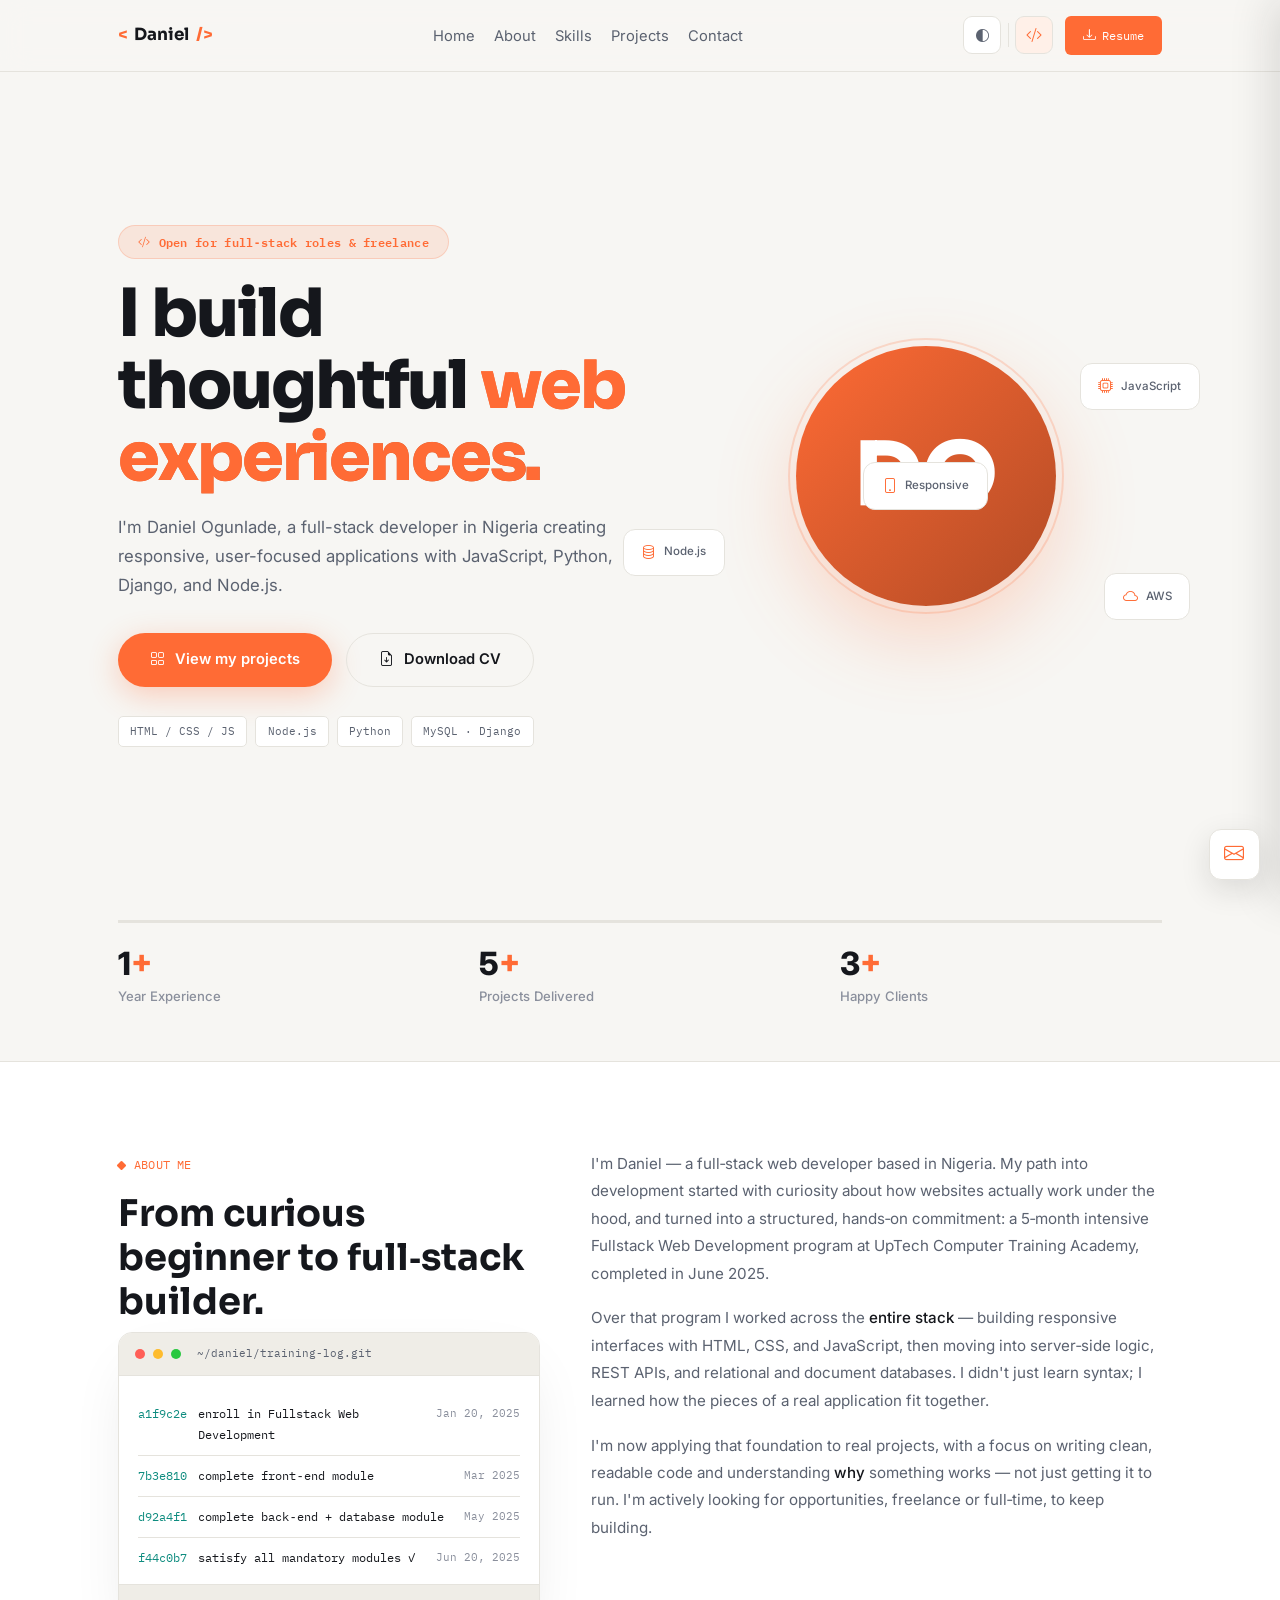
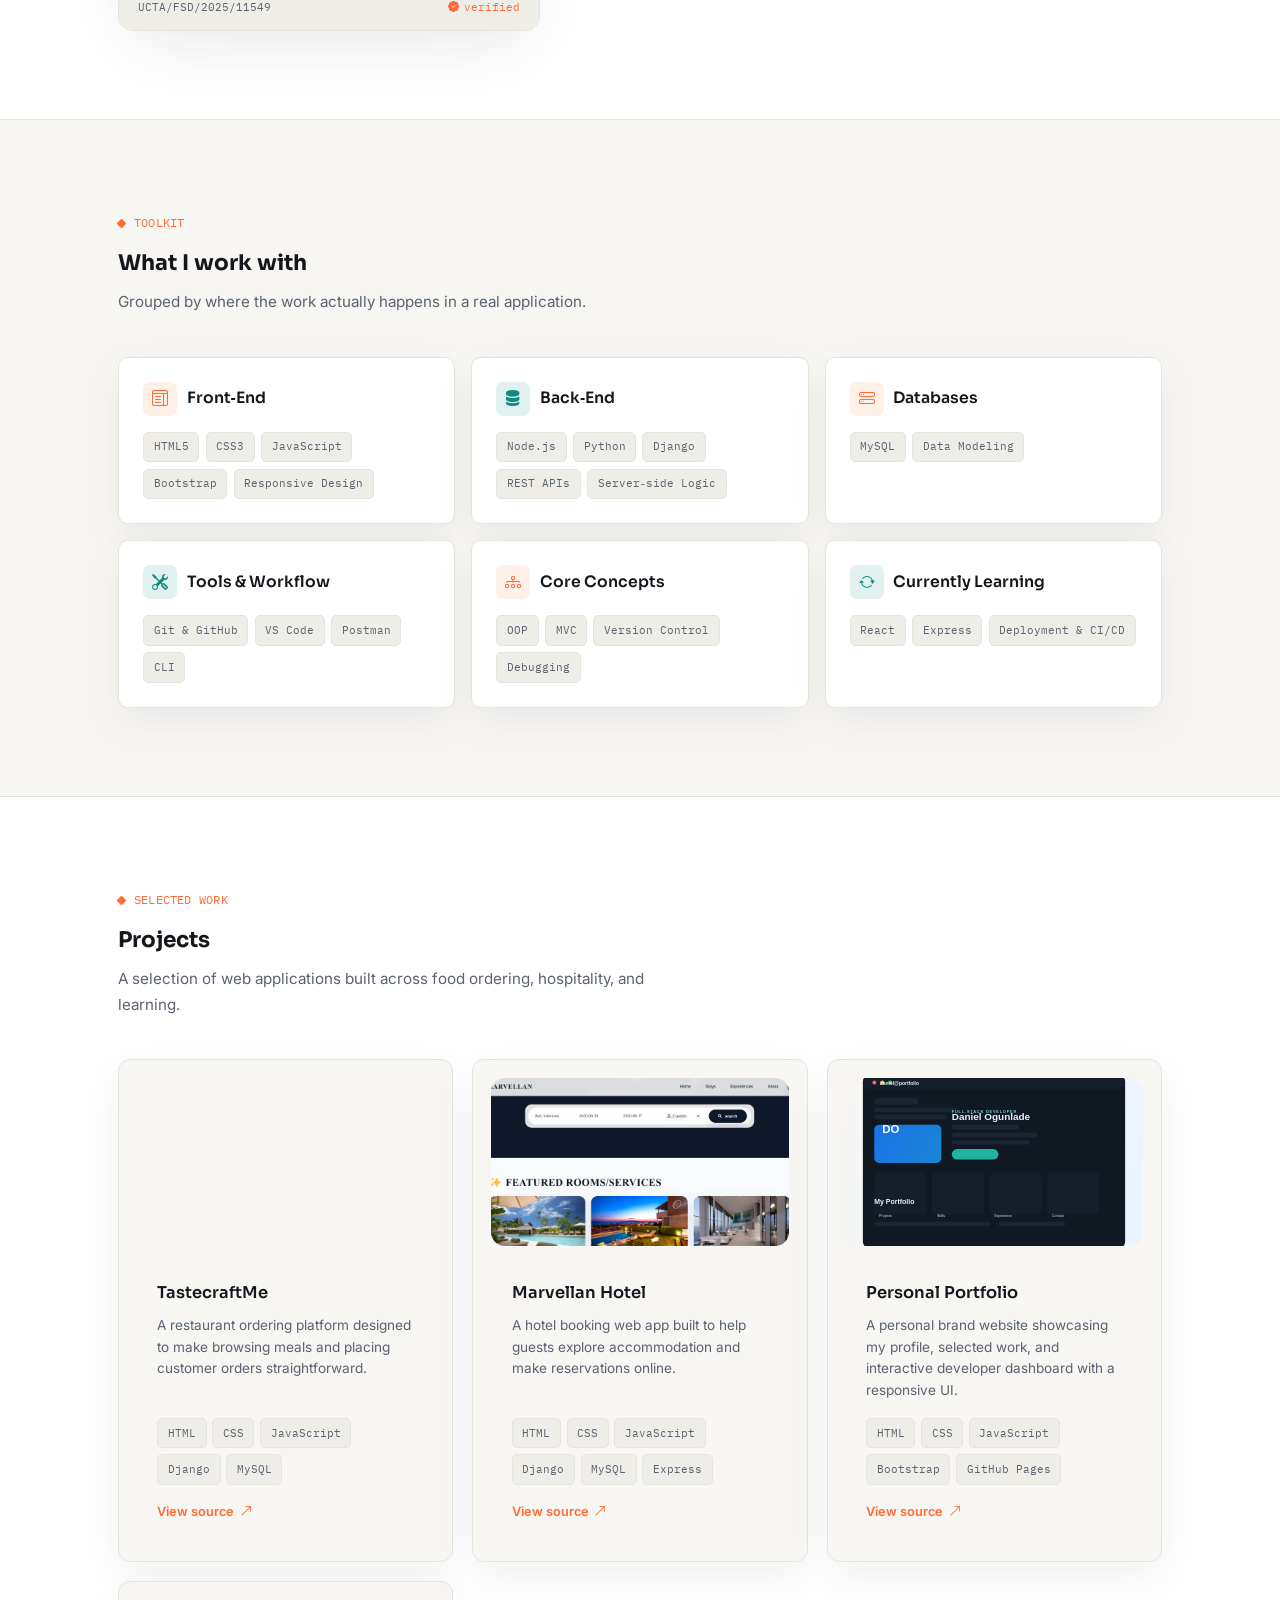
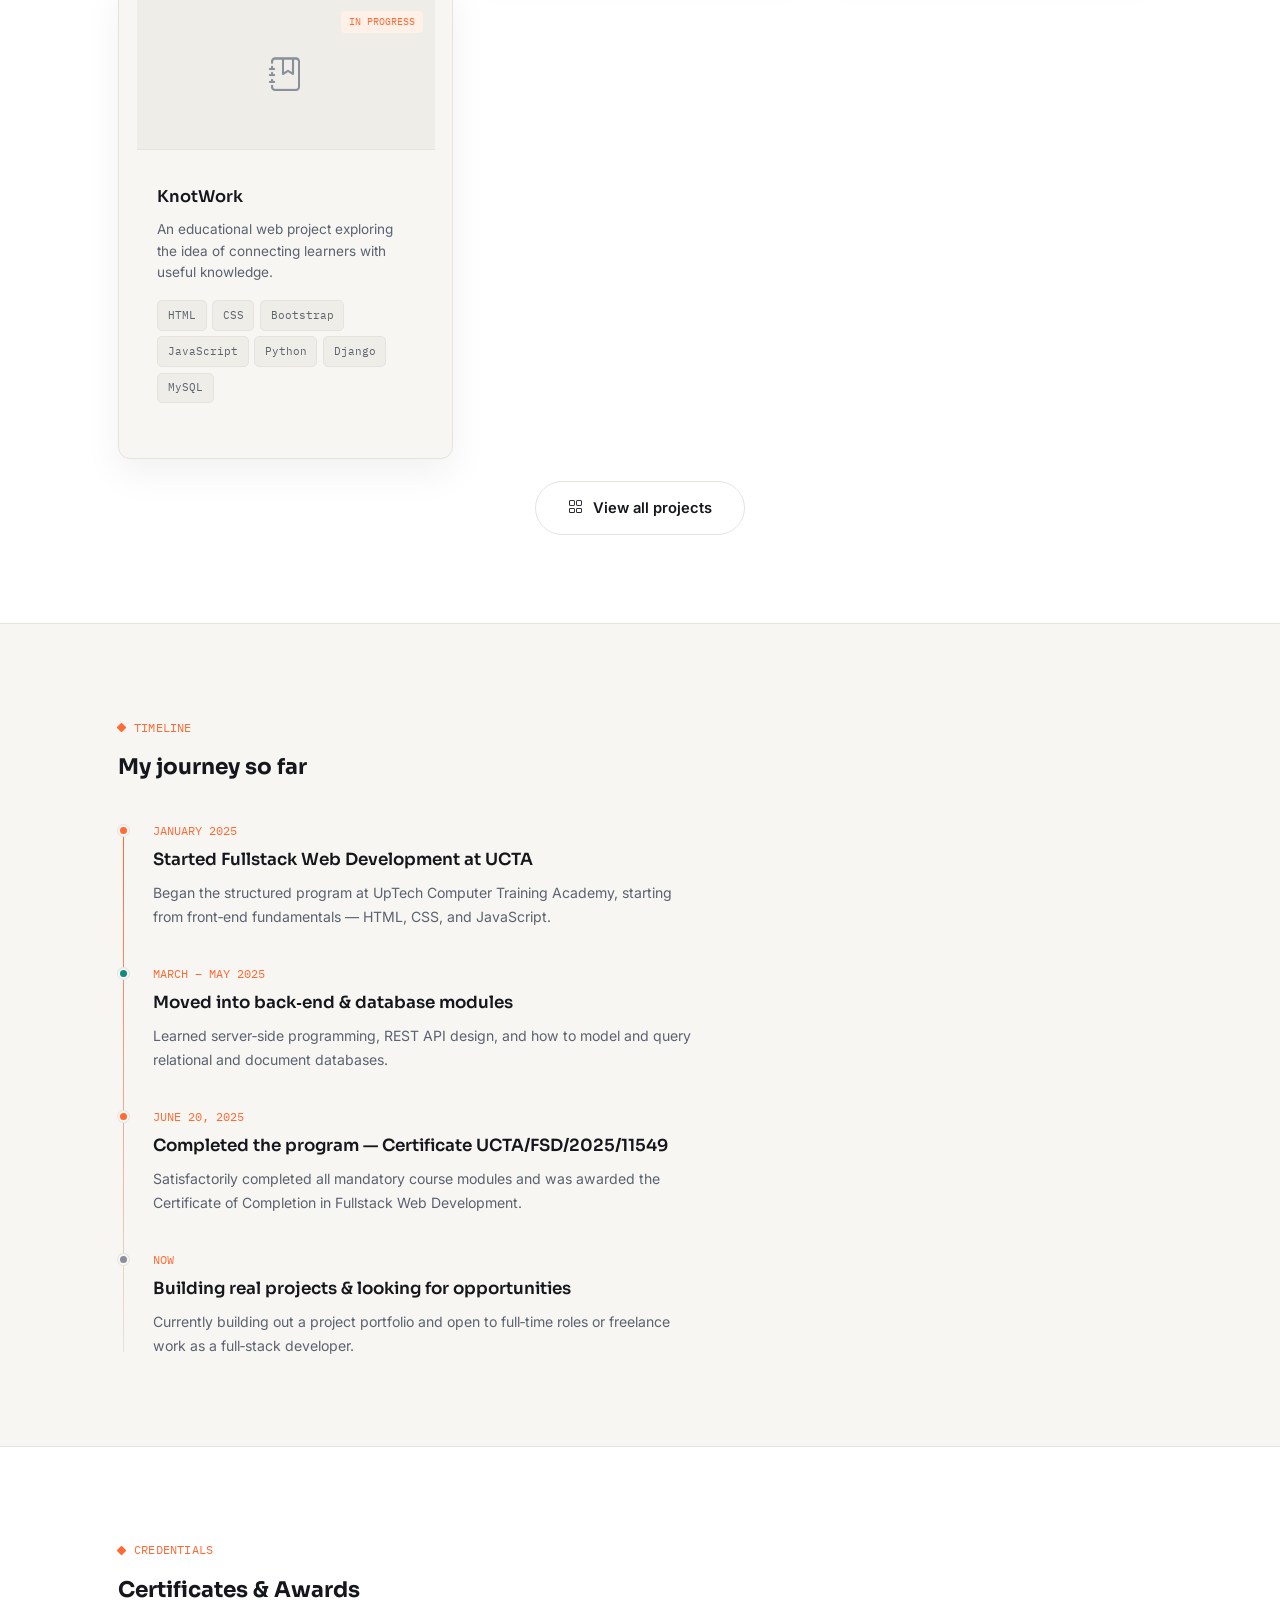
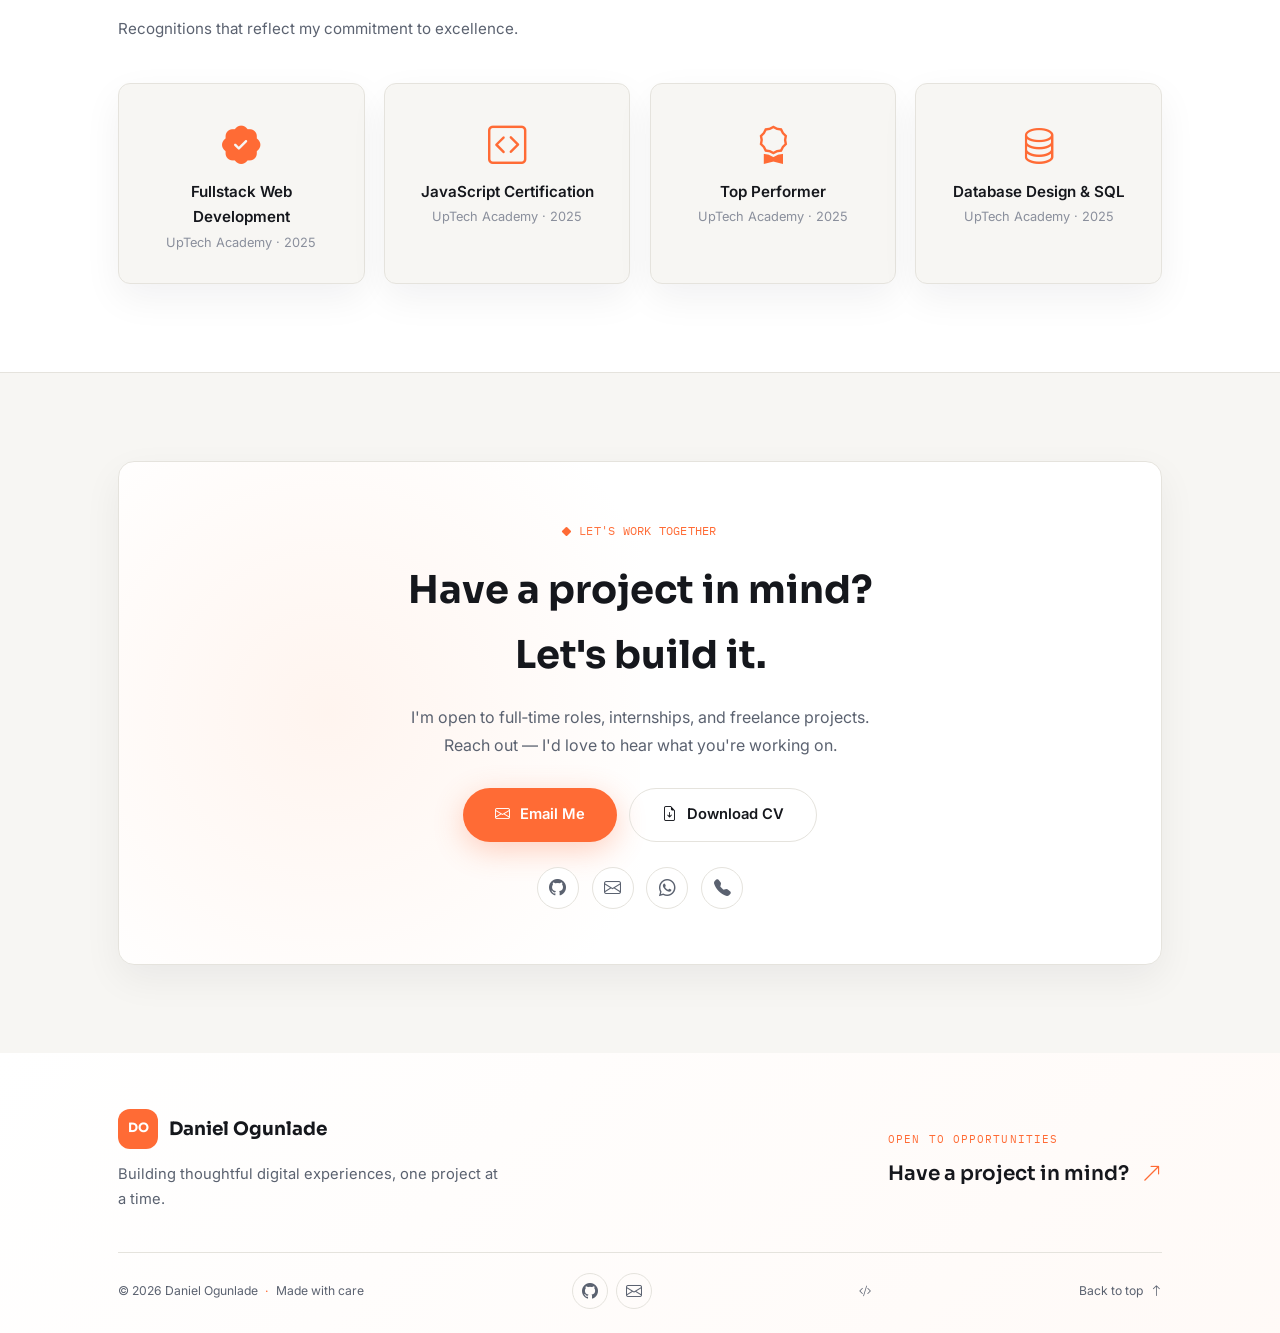
<file: index.html>
<!DOCTYPE html>
<html lang="en">

<head>
    <meta charset="UTF-8" />
    <meta name="viewport" content="width=device-width, initial-scale=1.0" />
    <meta name="description" content="Daniel Ogunlade is a full-stack web developer in Nigeria, building responsive web experiences with JavaScript, Python, Django, and Node.js." />
    <meta name="theme-color" content="#F7F6F3" />
    <title>Daniel Ogunlade · Full‑Stack Developer</title>

    <!-- ─── FONTS ─── -->
    <link rel="preconnect" href="https://fonts.googleapis.com" />
    <link href="https://fonts.googleapis.com/css2?family=Sora:wght@400;500;600;700;800&family=Inter:wght@300;400;500;600&family=IBM+Plex+Mono:wght@400;500;600&display=swap" rel="stylesheet" />

    <!-- ─── FAVICON ─── -->
    <link rel="icon" href="assets/images/logo/favicon.ico" type="image/x-icon">

    <!-- ─── ICONS ─── -->
    <link rel="stylesheet" href="https://cdn.jsdelivr.net/npm/bootstrap-icons@1.11.3/font/bootstrap-icons.min.css" />
    <link rel="stylesheet" href="assets/css/style.css" />

    <!-- ─── THEME PRE‑PAINT ─── -->
    <script src="assets/js/theme-init.js"></script>
</head>

<body>

    <!-- PAGE LOADER -->
    <div class="page-loader" id="pageLoader" role="status" aria-live="polite" aria-label="Loading Daniel Ogunlade portfolio">
        <div class="loader-wrap">
            <div class="brand-loader" aria-hidden="true">
                <div class="brand-orbit orbit-one"></div>
                <div class="brand-orbit orbit-two"></div>
                <div class="brand-mark">
                    <span class="brand-letter">D</span>
                    <span class="brand-letter brand-letter-alt">O</span>
                </div>
            </div>

            <div class="loader-copy">
                <div class="loader-brand">Daniel Ogunlade</div>
                <div class="loader-label">Loading portfolio</div>
                <div class="loader-bar" aria-hidden="true">
                    <div class="loader-fill" id="loaderFill"></div>
                </div>
            </div>
        </div>
    </div>

    <!-- ═══════════════════════ NAV ═══════════════════════ -->
    <nav id="mainNav" aria-label="Main navigation">
        <div class="wrap">
            <a href="index.html#hero" class="nav-logo"><span class="bracket">&lt;</span>Daniel<span class="bracket">/&gt;</span></a>
            <ul class="nav-links">
                <li><a href="#hero">Home</a></li>
                <li><a href="about.html">About</a></li>
                <li><a href="#skills">Skills</a></li>
                <li><a href="projects.html">Projects</a></li>
                <li><a href="#contact">Contact</a></li>
            </ul>
            <div class="nav-right">
                <div style="position:relative;">
                    <button class="theme-toggle" id="themeBtn" aria-label="Theme settings" aria-controls="themeDropdown" aria-expanded="false">
                        <i class="bi bi-circle-half" id="themeIcon" aria-hidden="true"></i>
                    </button>
                    <div class="theme-dropdown" id="themeDropdown" aria-hidden="true">
                        <button class="theme-option" type="button" data-theme="light"><i class="bi bi-sun" aria-hidden="true"></i> Light <i class="bi bi-check check" aria-hidden="true"></i></button>
                        <button class="theme-option" type="button" data-theme="dark"><i class="bi bi-moon-stars" aria-hidden="true"></i> Dark <i class="bi bi-check check" aria-hidden="true"></i></button>
                        <button class="theme-option" type="button" data-theme="system"><i class="bi bi-display" aria-hidden="true"></i> System <i class="bi bi-check check" aria-hidden="true"></i></button>
                    </div>
                </div>
                <a class="nav-dashboard" href="dev_dashboard.html" aria-label="Developer dashboard" title="Developer dashboard"><i class="bi bi-code-slash" aria-hidden="true"></i></a>
                <a href="Daniel_Ogunlade_CV.pdf" download class="nav-cta"><i class="bi bi-download"></i> <span>Resume</span></a>
                <button class="nav-toggle" id="navToggle" aria-label="Open menu" aria-controls="mobileNavPanel" aria-expanded="false"><i class="bi bi-list"></i></button>
            </div>
        </div>
    </nav>

    <!-- ─── Mobile drawer ─── -->
    <div class="mobile-nav-overlay" id="mobileNavOverlay" aria-hidden="true"></div>
    <div class="mobile-nav-panel" id="mobileNavPanel" role="dialog" aria-modal="true" aria-label="Mobile navigation" aria-hidden="true" inert>
        <div class="mobile-nav-head">
            <a href="index.html#hero" class="nav-logo"><span class="bracket">&lt;</span>Daniel<span class="bracket">/&gt;</span></a>
            <button class="mobile-nav-close" id="mobileNavClose" aria-label="Close menu"><span>Close</span><i class="bi bi-x-lg" aria-hidden="true"></i></button>
        </div>
        <ul class="mobile-nav-links">
            <li><a href="#hero">Home</a></li>
            <li><a href="about.html">About</a></li>
            <li><a href="#skills">Skills</a></li>
            <li><a href="projects.html">Projects</a></li>
            <li><a href="#contact">Contact</a></li>
        </ul>
        <div class="mobile-nav-footer">
            <a class="mobile-dashboard-link" href="dev_dashboard.html"><i class="bi bi-code-slash" aria-hidden="true"></i> Open Developer Dashboard</a>
            <a href="Daniel_Ogunlade_CV.pdf" download class="nav-cta" style="justify-content:center;"><i class="bi bi-download"></i> Download Resume</a>
        </div>
    </div>

    <a class="skip-link" href="#mainContent">Skip to content</a>
    <main id="mainContent">
    <!-- ═══════════════════════ HERO — COMBINED ═══════════════════════ -->
    <section id="hero">
        <div class="wrap">
            <div class="hero-grid">

                <!-- ─── LEFT ─── -->
                <div>
                    <div class="hero-badge"><i class="bi bi-code-slash"></i> Open for full‑stack roles &amp; freelance</div>

                    <h1 class="hero-title">
                        I build thoughtful <span class="highlight">web experiences.</span>
                    </h1>

                    <p class="hero-sub">
                        I'm Daniel Ogunlade, a full-stack developer in Nigeria creating responsive, user-focused applications with JavaScript, Python, Django, and Node.js.
                    </p>

                    <div class="hero-actions">
                        <a href="projects.html" class="btn-primary"><i class="bi bi-grid"></i> View my projects</a>
                        <a href="Daniel_Ogunlade_CV.pdf" download class="btn-secondary"><i class="bi bi-file-earmark-arrow-down"></i> Download CV</a>
                    </div>

                    <div class="hero-tags">
                        <span class="hero-tag">HTML / CSS / JS</span>
                        <span class="hero-tag">Node.js</span>
                        <span class="hero-tag">Python</span>
                        <span class="hero-tag">MySQL · Django</span>
                    </div>

                    
                </div>

                <!-- ─── RIGHT: Avatar + commit panel ─── -->
                <div>
                    <div class="hero-visual">
                        <div class="hero-avatar">DO</div>
                        <div class="floating-badge"><i class="bi bi-cpu"></i> JavaScript</div>
                        <div class="floating-badge"><i class="bi bi-database"></i> Node.js</div>
                        <div class="floating-badge"><i class="bi bi-cloud"></i> AWS</div>
                        <div class="floating-badge"><i class="bi bi-phone"></i> Responsive</div>
                    </div>
                </div>
            </div>
        </div>
    </section>
    <section id="stats">
        <div class="wrap">
            <div>
                <div class="hero-stats">
                    <div class="stat-item">
                        <h3>1<span>+</span></h3>
                        <p>Year Experience</p>
                    </div>
                    <div class="stat-item">
                        <h3>5<span>+</span></h3>
                        <p>Projects Delivered</p>
                    </div>
                    <div class="stat-item">
                        <h3>3<span>+</span></h3>
                        <p>Happy Clients</p>
                    </div>
                </div>
            </div>
        </div>
    </section>

    <!-- ═══════════════════════ ABOUT ═══════════════════════ -->
    <section id="about">
        <div class="wrap">
            <div class="about-grid">
                <div class="reveal">
                    <div class="eyebrow">ABOUT ME</div>
                    <h2 class="section-title">From curious beginner to full‑stack builder.</h2>
                        <!-- Commit‑log panel (training story) -->
                        <div class="commit-panel">
                            <div class="commit-bar">
                                <span class="commit-dot" style="background:#FF5F57"></span>
                                <span class="commit-dot" style="background:#FEBC2E"></span>
                                <span class="commit-dot" style="background:#28C840"></span>
                                <span class="commit-bar-title">~/daniel/training-log.git</span>
                            </div>
                            <div class="commit-body">
                                <div class="commit-row">
                                    <span class="commit-hash">a1f9c2e</span>
                                    <span class="commit-msg">enroll in Fullstack Web Development</span>
                                    <span class="commit-meta">Jan 20, 2025</span>
                                </div>
                                <div class="commit-row">
                                    <span class="commit-hash">7b3e810</span>
                                    <span class="commit-msg">complete front‑end module</span>
                                    <span class="commit-meta">Mar 2025</span>
                                </div>
                                <div class="commit-row">
                                    <span class="commit-hash">d92a4f1</span>
                                    <span class="commit-msg">complete back‑end + database module</span>
                                    <span class="commit-meta">May 2025</span>
                                </div>
                                <div class="commit-row">
                                    <span class="commit-hash">f44c0b7</span>
                                    <span class="commit-msg">satisfy all mandatory modules ✓</span>
                                    <span class="commit-meta">Jun 20, 2025</span>
                                </div>
                            </div>
                            <div class="commit-footer">
                                <span>UCTA/FSD/2025/11549</span>
                                <span class="verify"><i class="bi bi-patch-check-fill"></i> verified</span>
                            </div>
                    </div>
                </div>
                <div class="about-text reveal">
                    <p>I'm Daniel — a full‑stack web developer based in Nigeria. My path into development started with curiosity
                        about how websites actually work under the hood, and turned into a structured, hands‑on commitment: a
                        5‑month intensive Fullstack Web Development program at UpTech Computer Training Academy, completed in June
                        2025.</p>
                    <p>Over that program I worked across the <strong>entire stack</strong> — building responsive interfaces with
                        HTML, CSS, and JavaScript, then moving into server‑side logic, REST APIs, and relational and document
                        databases. I didn't just learn syntax; I learned how the pieces of a real application fit together.</p>
                    <p>I'm now applying that foundation to real projects, with a focus on writing clean, readable code and
                        understanding <strong>why</strong> something works — not just getting it to run. I'm actively looking for
                        opportunities, freelance or full‑time, to keep building.</p>
                </div>
            </div>
        </div>
    </section>

    <!-- ═══════════════════════ SKILLS ═══════════════════════ -->
    <section id="skills">
        <div class="wrap">
            <div class="section-head reveal">
                <div class="eyebrow">TOOLKIT</div>
                <h2 class="section-title">What I work with</h2>
                <p class="section-desc">Grouped by where the work actually happens in a real application.</p>
            </div>
            <div class="skills-grid">
                <div class="skill-card reveal">
                    <div class="skill-card-head">
                        <div class="skill-icon" style="background:var(--orange-soft);color:var(--orange);"><i class="bi bi-layout-text-window"></i></div>
                        <div class="skill-card-title">Front‑End</div>
                    </div>
                    <div class="skill-tags">
                        <span class="skill-tag">HTML5</span><span class="skill-tag">CSS3</span><span class="skill-tag">JavaScript</span>
                        <span class="skill-tag">Bootstrap</span><span class="skill-tag">Responsive Design</span>
                    </div>
                </div>
                <div class="skill-card reveal">
                    <div class="skill-card-head">
                        <div class="skill-icon" style="background:rgba(14,140,127,0.12);color:var(--teal);"><i class="bi bi-server"></i></div>
                        <div class="skill-card-title">Back‑End</div>
                    </div>
                    <div class="skill-tags">
                        <span class="skill-tag">Node.js</span><span class="skill-tag">Python</span><span class="skill-tag">Django</span>
                        <span class="skill-tag">REST APIs</span><span class="skill-tag">Server‑side Logic</span>
                    </div>
                </div>
                <div class="skill-card reveal">
                    <div class="skill-card-head">
                        <div class="skill-icon" style="background:var(--orange-soft);color:var(--orange);"><i class="bi bi-hdd-stack"></i></div>
                        <div class="skill-card-title">Databases</div>
                    </div>
                    <div class="skill-tags">
                        <span class="skill-tag">MySQL</span><span class="skill-tag">Data Modeling</span>
                    </div>
                </div>
                <div class="skill-card reveal">
                    <div class="skill-card-head">
                        <div class="skill-icon" style="background:rgba(14,140,127,0.12);color:var(--teal);"><i class="bi bi-tools"></i></div>
                        <div class="skill-card-title">Tools &amp; Workflow</div>
                    </div>
                    <div class="skill-tags">
                        <span class="skill-tag">Git &amp; GitHub</span><span class="skill-tag">VS Code</span><span class="skill-tag">Postman</span>
                        <span class="skill-tag">CLI</span>
                    </div>
                </div>
                <div class="skill-card reveal">
                    <div class="skill-card-head">
                        <div class="skill-icon" style="background:var(--orange-soft);color:var(--orange);"><i class="bi bi-diagram-3"></i></div>
                        <div class="skill-card-title">Core Concepts</div>
                    </div>
                    <div class="skill-tags">
                        <span class="skill-tag">OOP</span><span class="skill-tag">MVC</span><span class="skill-tag">Version Control</span><span class="skill-tag">Debugging</span>
                    </div>
                </div>
                <div class="skill-card reveal">
                    <div class="skill-card-head">
                        <div class="skill-icon" style="background:rgba(14,140,127,0.12);color:var(--teal);"><i class="bi bi-arrow-repeat"></i></div>
                        <div class="skill-card-title">Currently Learning</div>
                    </div>
                    <div class="skill-tags">
                        <span class="skill-tag">React</span><span class="skill-tag">Express</span><span class="skill-tag">Deployment &amp; CI/CD</span>
                    </div>
                </div>
            </div>
        </div>
    </section>

    <!-- ═══════════════════════ PROJECTS ═══════════════════════ -->
    <section id="projects">
        <div class="wrap">
            <div class="section-head reveal">
                <div class="eyebrow">SELECTED WORK</div>
                <h2 class="section-title">Projects</h2>
                <p class="section-desc">A selection of web applications built across food ordering, hospitality, and learning.</p>
            </div>
            <div class="projects-grid">

                <div class="project-card reveal">
                    <img src="assets/images/project/tastecraft_img.png" alt="TastecraftMe food ordering website" loading="lazy" decoding="async">
                    <div class="project-body">
                        <h3 class="project-title">TastecraftMe</h3>
                        <p class="project-desc">A restaurant ordering platform designed to make browsing meals and placing customer orders straightforward.</p>
                        <div class="project-stack">
                            <span class="skill-tag">HTML</span><span class="skill-tag">CSS</span><span class="skill-tag">JavaScript</span>
                            <span class="skill-tag">Django</span><span class="skill-tag">MySQL</span>
                        </div>
                        <div class="project-links">
                            <a href="https://github.com/Ogunlade-Daniel/TastecraftMe" target="_blank" rel="noopener noreferrer" class="project-link">View source <i class="bi bi-arrow-up-right" aria-hidden="true"></i></a>
                        </div>
                    </div>
                </div>

                <div class="project-card reveal">
                    <img src="assets/images/project/marvellan_img.png" alt="Marvellan Hotel booking website" loading="lazy" decoding="async">
                    <div class="project-body">
                        <h3 class="project-title">Marvellan Hotel</h3>
                        <p class="project-desc">A hotel booking web app built to help guests explore accommodation and make reservations online.</p>
                        <div class="project-stack">
                            <span class="skill-tag">HTML</span><span class="skill-tag">CSS</span><span class="skill-tag">JavaScript</span>
                            <span class="skill-tag">Django</span><span class="skill-tag">MySQL</span><span class="skill-tag">Express</span>
                        </div>
                        <div class="project-links">
                            <a href="https://github.com/Ogunlade-Daniel/Marvellan_Hotel" target="_blank" rel="noopener noreferrer" class="project-link">View source <i class="bi bi-arrow-up-right" aria-hidden="true"></i></a>
                        </div>
                    </div>
                </div>

                <div class="project-card reveal">
                    <img src="assets/images/project/personal_portfolio_img.svg" alt="Personal portfolio website" loading="lazy" decoding="async">
                    <div class="project-body">
                        <h3 class="project-title">Personal Portfolio</h3>
                        <p class="project-desc">A personal brand website showcasing my profile, selected work, and interactive developer dashboard with a responsive UI.</p>
                        <div class="project-stack">
                            <span class="skill-tag">HTML</span><span class="skill-tag">CSS</span><span class="skill-tag">JavaScript</span>
                            <span class="skill-tag">Bootstrap</span><span class="skill-tag">GitHub Pages</span>
                        </div>
                        <div class="project-links">
                            <a href="https://github.com/Ogunlade-Daniel/Personal-Portfolio" target="_blank" rel="noopener noreferrer" class="project-link">View source <i class="bi bi-arrow-up-right" aria-hidden="true"></i></a>
                        </div>
                    </div>
                </div>

                <div class="project-card reveal">
                    <div class="project-thumb" role="img" aria-label="KnotWork project preview">
                        <i class="bi bi-journal-bookmark" aria-hidden="true"></i>
                        <span class="placeholder-badge">IN PROGRESS</span>
                    </div>
                    <div class="project-body">
                        <h3 class="project-title">KnotWork</h3>
                        <p class="project-desc">An educational web project exploring the idea of connecting learners with useful knowledge.</p>
                        <div class="project-stack">
                            <span class="skill-tag">HTML</span><span class="skill-tag">CSS</span><span class="skill-tag">Bootstrap</span><span class="skill-tag">JavaScript</span><span class="skill-tag">Python</span><span class="skill-tag">Django</span><span class="skill-tag">MySQL</span>
                        </div>
                    </div>
                </div>

            </div>
            <div class="hero-actions" style="justify-content:center;">
                <a href="projects.html" class="btn-secondary"><i class="bi bi-grid" aria-hidden="true"></i> View all projects</a>
            </div>
        </div>
    </section>

    <!-- ═══════════════════════ JOURNEY ═══════════════════════ -->
    <section id="journey">
        <div class="wrap">
            <div class="section-head reveal">
                <div class="eyebrow">TIMELINE</div>
                <h2 class="section-title">My journey so far</h2>
            </div>
            <div class="build-log">
                <div class="log-item reveal">
                    <div class="log-dot"></div>
                    <div class="log-date">JANUARY 2025</div>
                    <div class="log-title">Started Fullstack Web Development at UCTA</div>
                    <p class="log-desc">Began the structured program at UpTech Computer Training Academy, starting from front‑end fundamentals — HTML, CSS, and JavaScript.</p>
                </div>
                <div class="log-item reveal">
                    <div class="log-dot" style="background:var(--teal)"></div>
                    <div class="log-date">MARCH – MAY 2025</div>
                    <div class="log-title">Moved into back‑end &amp; database modules</div>
                    <p class="log-desc">Learned server‑side programming, REST API design, and how to model and query relational and document databases.</p>
                </div>
                <div class="log-item reveal">
                    <div class="log-dot" style="background:var(--orange)"></div>
                    <div class="log-date">JUNE 20, 2025</div>
                    <div class="log-title">Completed the program — Certificate UCTA/FSD/2025/11549</div>
                    <p class="log-desc">Satisfactorily completed all mandatory course modules and was awarded the Certificate of Completion in Fullstack Web Development.</p>
                </div>
                <div class="log-item reveal">
                    <div class="log-dot" style="background:var(--muted-2)"></div>
                    <div class="log-date">NOW</div>
                    <div class="log-title">Building real projects &amp; looking for opportunities</div>
                    <p class="log-desc">Currently building out a project portfolio and open to full‑time roles or freelance work as a full‑stack developer.</p>
                </div>
            </div>
        </div>
    </section>

    <!-- ═══════════════════════ CREDENTIALS ═══════════════════════ -->
    <section id="credentials">
        <div class="wrap">
            <div class="section-head reveal">
                <div class="eyebrow">CREDENTIALS</div>
                <h2 class="section-title">Certificates &amp; Awards</h2>
                <p class="section-desc">Recognitions that reflect my commitment to excellence.</p>
            </div>
            <div class="certs-grid">
                <div class="cred-card reveal">
                    <i class="bi bi-patch-check-fill"></i>
                    <h3>Fullstack Web Development</h3>
                    <p>UpTech Academy · 2025</p>
                </div>
                <div class="cred-card reveal" style="transition-delay:0.1s;">
                    <i class="bi bi-code-square"></i>
                    <h3>JavaScript Certification</h3>
                    <p>UpTech Academy · 2025</p>
                </div>
                <div class="cred-card reveal" style="transition-delay:0.2s;">
                    <i class="bi bi-award"></i>
                    <h3>Top Performer</h3>
                    <p>UpTech Academy · 2025</p>
                </div>
                <div class="cred-card reveal" style="transition-delay:0.3s;">
                    <i class="bi bi-database"></i>
                    <h3>Database Design &amp; SQL</h3>
                    <p>UpTech Academy · 2025</p>
                </div>
            </div>
        </div>
    </section>

    <!-- ═══════════════════════ CONTACT ═══════════════════════ -->
    <section id="contact">
        <div class="wrap">
            <div class="contact-card reveal">
                <div class="eyebrow" style="justify-content:center;">LET'S WORK TOGETHER</div>
                <h2 class="contact-title">Have a project in mind?<br />Let's build it.</h2>
                <p class="contact-desc">I'm open to full‑time roles, internships, and freelance projects. Reach out — I'd love to hear what you're working on.</p>
                <div class="contact-row">
                    <a href="mailto:ogunladedaniel12@gmail.com" class="btn-primary"><i class="bi bi-envelope"></i> Email Me</a>
                    <a href="Daniel_Ogunlade_CV.pdf" download class="btn-secondary"><i class="bi bi-file-earmark-arrow-down"></i> Download CV</a>
                </div>
                <div class="social-row">
                    <a href="https://github.com/Ogunlade-Daniel" target="_blank" rel="noopener" class="social-link" aria-label="GitHub"><i class="bi bi-github"></i></a>
                    <a href="mailto:ogunladedaniel12@gmail.com" class="social-link" aria-label="Email"><i class="bi bi-envelope"></i></a>
                    <a href="https://wa.me/2348166729962" target="_blank" rel="noopener noreferrer" class="social-link" aria-label="WhatsApp"><i class="bi bi-whatsapp" aria-hidden="true"></i></a>
                    <a href="tel:+2349125594236" class="social-link" aria-label="Telephone"><i class="bi bi-telephone-fill" aria-hidden="true"></i></a>
                </div>
            </div>
        </div>
    </section>
    </main>

    <!-- ═══════════════════════ FOOTER ═══════════════════════ -->
    <footer class="site-footer">
        <div class="wrap">
            <div class="footer-main">
                <div class="footer-brand">
                    <a href="index.html#hero" class="footer-logo"><span>DO</span> Daniel Ogunlade</a>
                    <p>Building thoughtful digital experiences, one project at a time.</p>
                </div>
                <div class="footer-invitation">
                    <span class="footer-eyebrow">OPEN TO OPPORTUNITIES</span>
                    <a href="mailto:ogunladedaniel12@gmail.com" class="footer-cta">
                        Have a project in mind? <i class="bi bi-arrow-up-right" aria-hidden="true"></i>
                    </a>
                </div>
            </div>
            <div class="footer-bottom">
                <p class="footer-copyright">© 2026 Daniel Ogunlade <span>·</span> Made with care</p>
                <div class="footer-socials" aria-label="Social links">
                    <a href="https://github.com/Ogunlade-Daniel" target="_blank" rel="noopener noreferrer" aria-label="GitHub"><i class="bi bi-github" aria-hidden="true"></i></a>
                    <a href="mailto:ogunladedaniel12@gmail.com" aria-label="Email"><i class="bi bi-envelope" aria-hidden="true"></i></a>
                </div>
                <a href="dev_dashboard.html" class="footer-top" aria-label="Developer dashboard" title="Developer dashboard"><i class="bi bi-code-slash" aria-hidden="true"></i></a>
                <a href="#mainContent" class="footer-top">Back to top <i class="bi bi-arrow-up" aria-hidden="true"></i></a>
            </div>
        </div>
    </footer>

    <!-- ═══════════════════════ BOTTOM-RIGHT CONTROLS ═══════════════════════ -->
    <div class="br-bottom" aria-hidden="false">
        <div style="position:relative;">
            <div id="contactPanel" class="br-contact-panel" role="dialog" aria-labelledby="brContactTitle" aria-hidden="true" inert>
                <div class="br-panel-head">
                    <div class="br-panel-icon"><i class="bi bi-chat-heart" aria-hidden="true"></i></div>
                    <div class="br-panel-intro">
                        <p class="br-panel-kicker">LET'S CONNECT</p>
                        <h2 id="brContactTitle">How can I help?</h2>
                        <p>Send me a note and I’ll get back to you soon.</p>
                    </div>
                    <button class="br-close" id="brClose" aria-label="Close contact form"><i class="bi bi-x-lg" aria-hidden="true"></i></button>
                </div>
                <form id="brContactForm">
                    <label for="brName">Your name</label>
                    <input type="text" id="brName" name="name" placeholder="e.g. Ada Lovelace" autocomplete="name" required />
                    <label for="brEmail">Email address</label>
                    <input type="email" id="brEmail" name="email" placeholder="you@example.com" autocomplete="email" required />
                    <label for="brMessage">What would you like to talk about?</label>
                    <textarea id="brMessage" name="message" placeholder="Tell me a little about your project..." required></textarea>
                    <button type="submit" class="br-send">Send your message <i class="bi bi-arrow-right" aria-hidden="true"></i></button>
                </form>
                <a class="br-direct-email" href="mailto:ogunladedaniel12@gmail.com"><i class="bi bi-envelope" aria-hidden="true"></i> Prefer email? Write to me directly</a>
            </div>
            <button id="contactToggleBtn" class="br-btn" aria-label="Open contact form" aria-controls="contactPanel" aria-expanded="false" title="Contact">
                <i class="bi bi-envelope"></i>
            </button>
        </div>

        <button id="backTopBtn" class="br-btn br-back" aria-label="Back to top" title="Back to top">
            <i class="bi bi-arrow-up"></i>
        </button>
    </div>



    <script src="assets/js/script.js"></script>
</body>
</html>
</file>
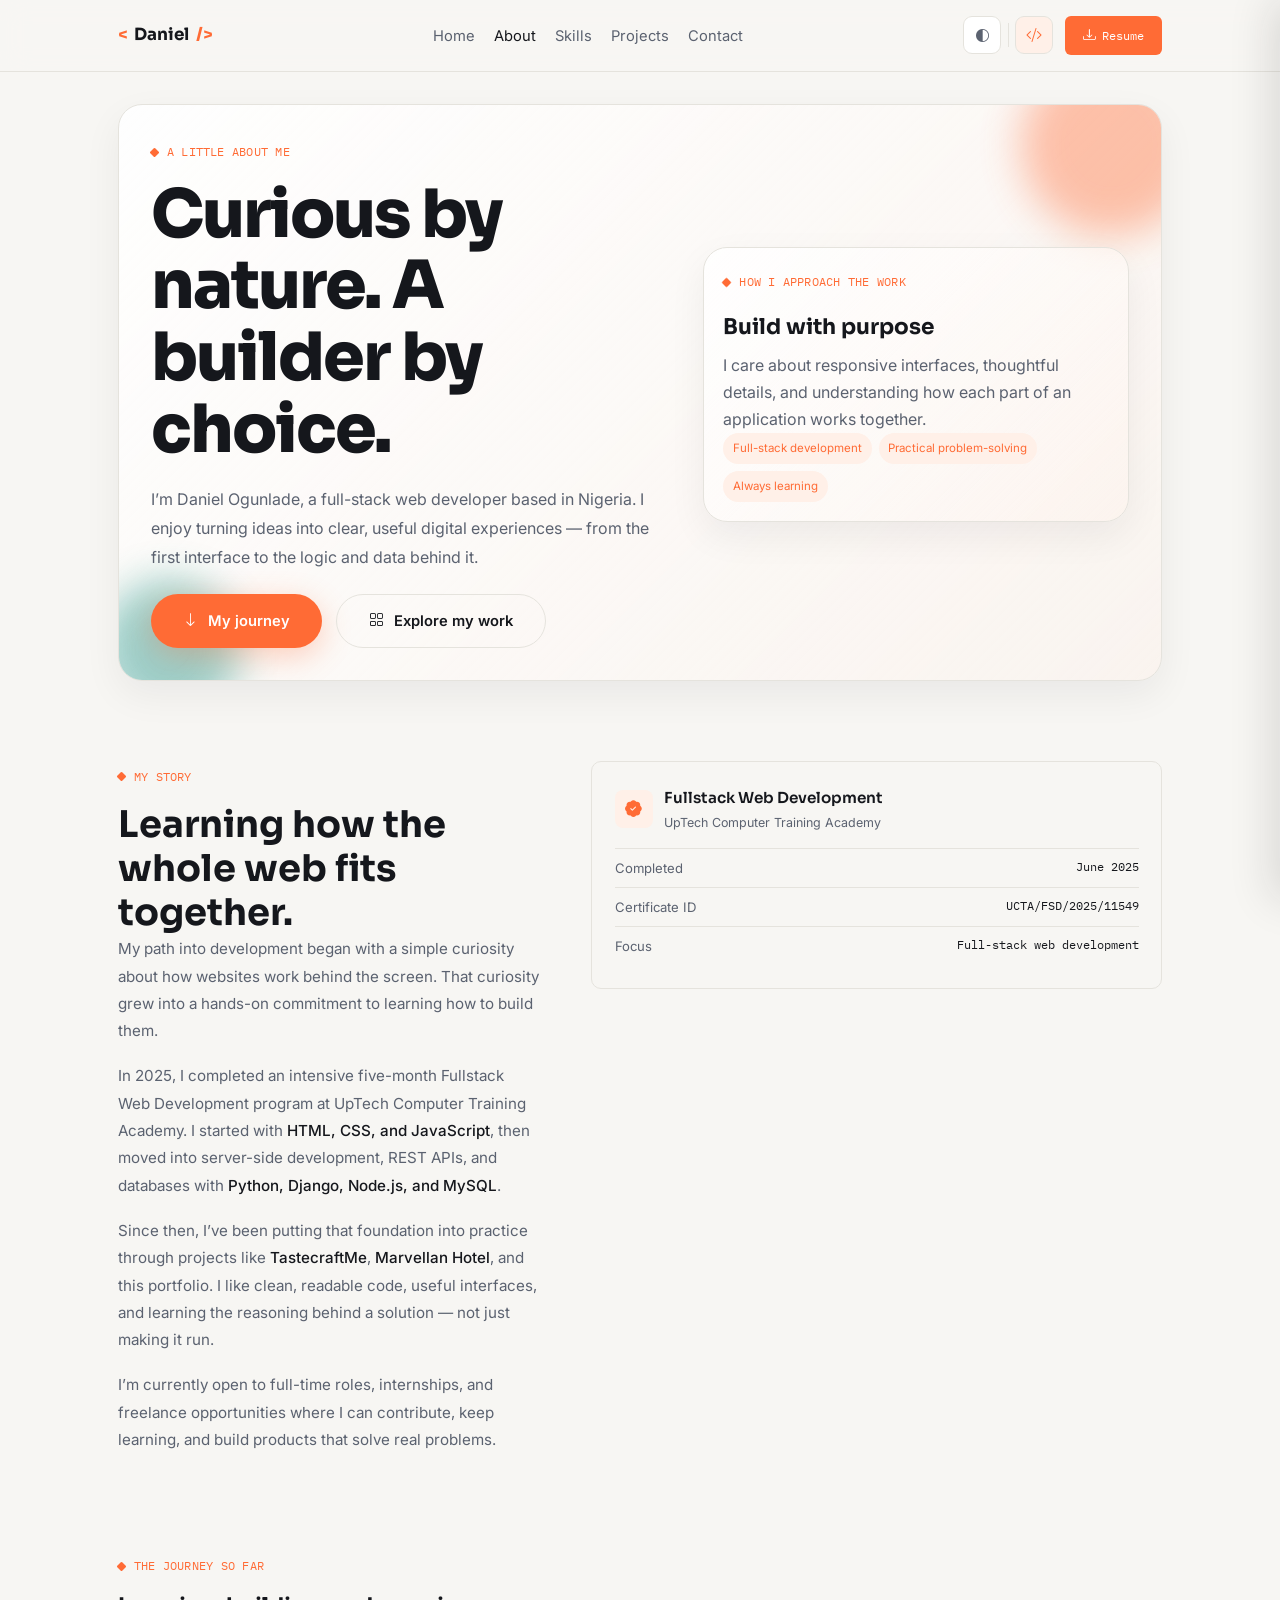
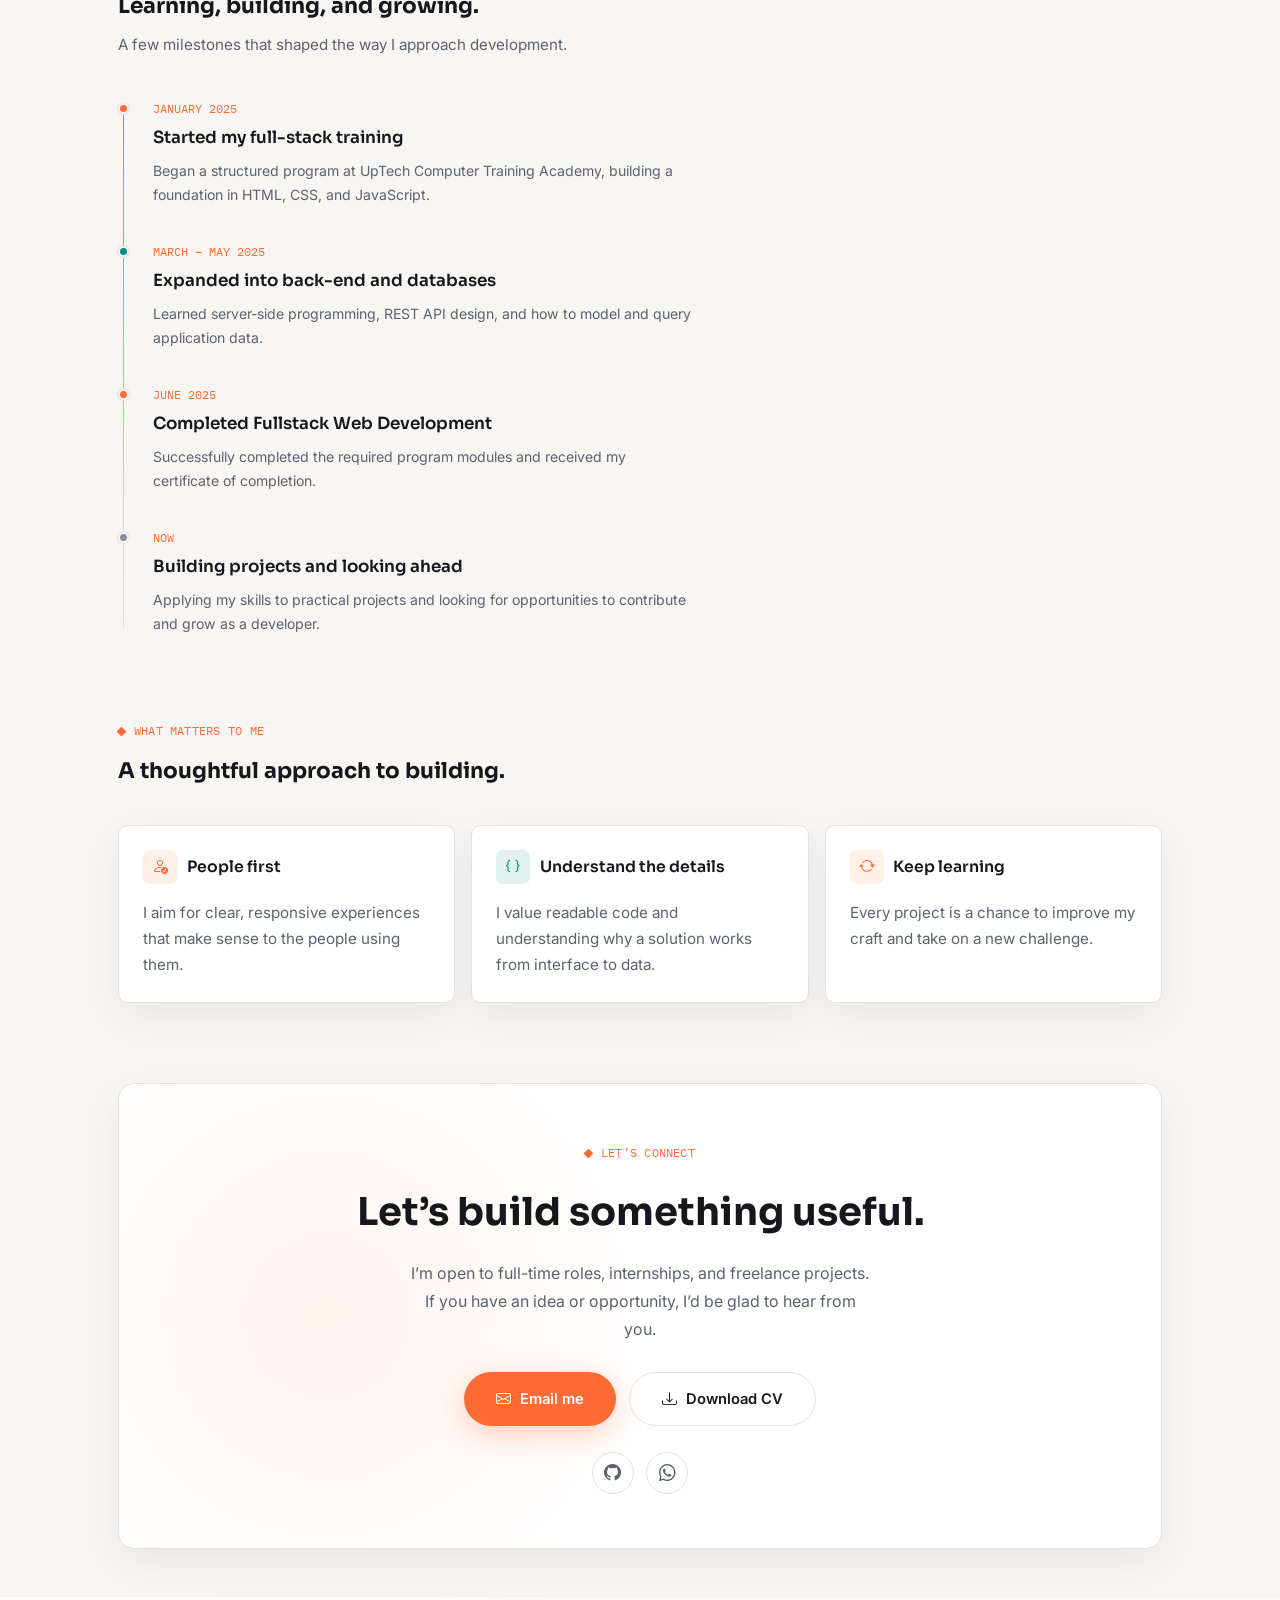
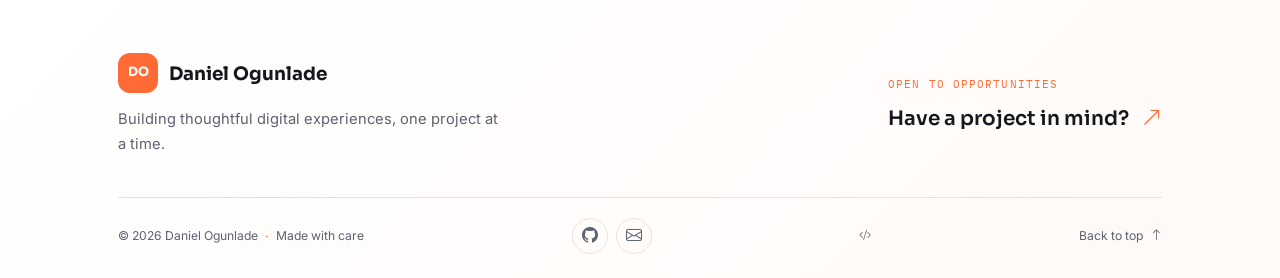
<file: about.html>
<!DOCTYPE html>
<html lang="en">

<head>
    <meta charset="UTF-8" />
    <meta name="viewport" content="width=device-width, initial-scale=1.0" />
    <meta name="description" content="Get to know Daniel Ogunlade, a full-stack web developer in Nigeria, his journey, skills, and approach to building thoughtful digital experiences." />
    <meta name="theme-color" content="#F7F6F3" />
    <title>About · Daniel Ogunlade</title>

    <link rel="preconnect" href="https://fonts.googleapis.com" />
    <link href="https://fonts.googleapis.com/css2?family=Sora:wght@400;500;600;700;800&family=Inter:wght@300;400;500;600&family=IBM+Plex+Mono:wght@400;500;600&display=swap" rel="stylesheet" />
    <link rel="icon" href="assets/images/logo/favicon.ico" type="image/x-icon" />
    <link rel="stylesheet" href="https://cdn.jsdelivr.net/npm/bootstrap-icons@1.11.3/font/bootstrap-icons.min.css" />
    <link rel="stylesheet" href="assets/css/style.css" />
    <script src="assets/js/theme-init.js"></script>
</head>

<body>
    <nav id="mainNav" aria-label="Main navigation">
        <div class="wrap">
            <a href="index.html#hero" class="nav-logo"><span class="bracket">&lt;</span>Daniel<span class="bracket">/&gt;</span></a>
            <ul class="nav-links">
                <li><a href="index.html#hero">Home</a></li>
                <li><a href="about.html" aria-current="page">About</a></li>
                <li><a href="index.html#skills">Skills</a></li>
                <li><a href="projects.html">Projects</a></li>
                <li><a href="index.html#contact">Contact</a></li>
            </ul>
            <div class="nav-right">
                <div style="position:relative;">
                    <button class="theme-toggle" id="themeBtn" aria-label="Theme settings" aria-controls="themeDropdown" aria-expanded="false">
                        <i class="bi bi-circle-half" id="themeIcon" aria-hidden="true"></i>
                    </button>
                    <div class="theme-dropdown" id="themeDropdown" aria-hidden="true">
                        <button class="theme-option" type="button" data-theme="light"><i class="bi bi-sun" aria-hidden="true"></i> Light <i class="bi bi-check check" aria-hidden="true"></i></button>
                        <button class="theme-option" type="button" data-theme="dark"><i class="bi bi-moon-stars" aria-hidden="true"></i> Dark <i class="bi bi-check check" aria-hidden="true"></i></button>
                        <button class="theme-option" type="button" data-theme="system"><i class="bi bi-display" aria-hidden="true"></i> System <i class="bi bi-check check" aria-hidden="true"></i></button>
                    </div>
                </div>
                <a class="nav-dashboard" href="dev_dashboard.html" aria-label="Developer dashboard" title="Developer dashboard"><i class="bi bi-code-slash" aria-hidden="true"></i></a>
                <a href="Daniel_Ogunlade_CV.pdf" download class="nav-cta"><i class="bi bi-download" aria-hidden="true"></i> <span>Resume</span></a>
                <button class="nav-toggle" id="navToggle" aria-label="Open menu" aria-controls="mobileNavPanel" aria-expanded="false"><i class="bi bi-list" aria-hidden="true"></i></button>
            </div>
        </div>
    </nav>

    <div class="mobile-nav-overlay" id="mobileNavOverlay" aria-hidden="true"></div>
    <div class="mobile-nav-panel" id="mobileNavPanel" role="dialog" aria-modal="true" aria-label="Mobile navigation" aria-hidden="true" inert>
        <div class="mobile-nav-head">
            <a href="index.html#hero" class="nav-logo"><span class="bracket">&lt;</span>Daniel<span class="bracket">/&gt;</span></a>
            <button class="mobile-nav-close" id="mobileNavClose" aria-label="Close menu"><span>Close</span><i class="bi bi-x-lg" aria-hidden="true"></i></button>
        </div>
        <ul class="mobile-nav-links">
            <li><a href="index.html#hero">Home</a></li>
            <li><a href="about.html" aria-current="page">About</a></li>
            <li><a href="index.html#skills">Skills</a></li>
            <li><a href="projects.html">Projects</a></li>
            <li><a href="index.html#contact">Contact</a></li>
        </ul>
        <div class="mobile-nav-footer">
            <a class="mobile-dashboard-link" href="dev_dashboard.html"><i class="bi bi-code-slash" aria-hidden="true"></i> Open Developer Dashboard</a>
            <a href="Daniel_Ogunlade_CV.pdf" download class="nav-cta" style="justify-content:center;"><i class="bi bi-download" aria-hidden="true"></i> Download Resume</a>
        </div>
    </div>

    <a class="skip-link" href="#mainContent">Skip to content</a>
    <main id="mainContent">
        <section class="page-section">
            <div class="wrap">
                <div class="hero-card">
                    <div>
                        <div class="eyebrow">A LITTLE ABOUT ME</div>
                        <h1 class="hero-title">Curious by nature. A builder by choice.</h1>
                        <p class="hero-copy">I’m Daniel Ogunlade, a full-stack web developer based in Nigeria. I enjoy turning ideas into clear, useful digital experiences — from the first interface to the logic and data behind it.</p>
                        <div class="hero-actions">
                            <a href="#my-journey" class="btn-primary"><i class="bi bi-arrow-down" aria-hidden="true"></i> My journey</a>
                            <a href="projects.html" class="btn-secondary"><i class="bi bi-grid" aria-hidden="true"></i> Explore my work</a>
                        </div>
                    </div>
                    <div class="summary-panel">
                        <div class="eyebrow">HOW I APPROACH THE WORK</div>
                        <h2>Build with purpose</h2>
                        <p>I care about responsive interfaces, thoughtful details, and understanding how each part of an application works together.</p>
                        <div class="project-meta">
                            <span class="tag">Full-stack development</span>
                            <span class="tag">Practical problem-solving</span>
                            <span class="tag">Always learning</span>
                        </div>
                    </div>
                </div>
            </div>
        </section>

        <section class="page-section" id="my-journey">
            <div class="wrap">
                <div class="about-grid">
                    <div>
                        <div class="eyebrow">MY STORY</div>
                        <h2 class="section-title">Learning how the whole web fits together.</h2>
                        <div class="about-text">
                            <p>My path into development began with a simple curiosity about how websites work behind the screen. That curiosity grew into a hands-on commitment to learning how to build them.</p>
                            <p>In 2025, I completed an intensive five-month Fullstack Web Development program at UpTech Computer Training Academy. I started with <strong>HTML, CSS, and JavaScript</strong>, then moved into server-side development, REST APIs, and databases with <strong>Python, Django, Node.js, and MySQL</strong>.</p>
                            <p>Since then, I’ve been putting that foundation into practice through projects like <strong>TastecraftMe</strong>, <strong>Marvellan Hotel</strong>, and this portfolio. I like clean, readable code, useful interfaces, and learning the reasoning behind a solution — not just making it run.</p>
                            <p>I’m currently open to full-time roles, internships, and freelance opportunities where I can contribute, keep learning, and build products that solve real problems.</p>
                        </div>
                    </div>
                    <aside class="cert-card" aria-label="Fullstack Web Development certificate">
                        <div class="cert-card-head">
                            <div class="cert-icon"><i class="bi bi-patch-check-fill" aria-hidden="true"></i></div>
                            <div>
                                <h3 class="cert-card-title">Fullstack Web Development</h3>
                                <p class="cert-card-sub">UpTech Computer Training Academy</p>
                            </div>
                        </div>
                        <div class="cert-detail"><span class="label">Completed</span><span class="value">June 2025</span></div>
                        <div class="cert-detail"><span class="label">Certificate ID</span><span class="value">UCTA/FSD/2025/11549</span></div>
                        <div class="cert-detail"><span class="label">Focus</span><span class="value">Full-stack web development</span></div>
                    </aside>
                </div>
            </div>
        </section>

        <section class="page-section" id="experience">
            <div class="wrap">
                <div class="section-head">
                    <div class="eyebrow">THE JOURNEY SO FAR</div>
                    <h2 class="section-title">Learning, building, and growing.</h2>
                    <p class="section-desc">A few milestones that shaped the way I approach development.</p>
                </div>
                <div class="build-log">
                    <article class="log-item">
                        <div class="log-dot"></div>
                        <div class="log-date">JANUARY 2025</div>
                        <h3 class="log-title">Started my full-stack training</h3>
                        <p class="log-desc">Began a structured program at UpTech Computer Training Academy, building a foundation in HTML, CSS, and JavaScript.</p>
                    </article>
                    <article class="log-item">
                        <div class="log-dot" style="background:var(--teal);"></div>
                        <div class="log-date">MARCH – MAY 2025</div>
                        <h3 class="log-title">Expanded into back-end and databases</h3>
                        <p class="log-desc">Learned server-side programming, REST API design, and how to model and query application data.</p>
                    </article>
                    <article class="log-item">
                        <div class="log-dot" style="background:var(--orange);"></div>
                        <div class="log-date">JUNE 2025</div>
                        <h3 class="log-title">Completed Fullstack Web Development</h3>
                        <p class="log-desc">Successfully completed the required program modules and received my certificate of completion.</p>
                    </article>
                    <article class="log-item">
                        <div class="log-dot" style="background:var(--muted-2);"></div>
                        <div class="log-date">NOW</div>
                        <h3 class="log-title">Building projects and looking ahead</h3>
                        <p class="log-desc">Applying my skills to practical projects and looking for opportunities to contribute and grow as a developer.</p>
                    </article>
                </div>
            </div>
        </section>

        <section class="page-section">
            <div class="wrap">
                <div class="section-head">
                    <div class="eyebrow">WHAT MATTERS TO ME</div>
                    <h2 class="section-title">A thoughtful approach to building.</h2>
                </div>
                <div class="skills-grid">
                    <article class="skill-card">
                        <div class="skill-card-head">
                            <div class="skill-icon" style="background:var(--orange-soft);color:var(--orange);"><i class="bi bi-person-check" aria-hidden="true"></i></div>
                            <h3 class="skill-card-title">People first</h3>
                        </div>
                        <p class="section-desc">I aim for clear, responsive experiences that make sense to the people using them.</p>
                    </article>
                    <article class="skill-card">
                        <div class="skill-card-head">
                            <div class="skill-icon" style="background:rgba(14,140,127,0.12);color:var(--teal);"><i class="bi bi-braces" aria-hidden="true"></i></div>
                            <h3 class="skill-card-title">Understand the details</h3>
                        </div>
                        <p class="section-desc">I value readable code and understanding why a solution works from interface to data.</p>
                    </article>
                    <article class="skill-card">
                        <div class="skill-card-head">
                            <div class="skill-icon" style="background:var(--orange-soft);color:var(--orange);"><i class="bi bi-arrow-repeat" aria-hidden="true"></i></div>
                            <h3 class="skill-card-title">Keep learning</h3>
                        </div>
                        <p class="section-desc">Every project is a chance to improve my craft and take on a new challenge.</p>
                    </article>
                </div>
            </div>
        </section>

        <section class="page-section">
            <div class="wrap">
                <div class="contact-card">
                    <div class="eyebrow" style="justify-content:center;">LET’S CONNECT</div>
                    <h2 class="contact-title">Let’s build something useful.</h2>
                    <p class="contact-desc">I’m open to full-time roles, internships, and freelance projects. If you have an idea or opportunity, I’d be glad to hear from you.</p>
                    <div class="contact-row">
                        <a href="mailto:ogunladedaniel12@gmail.com" class="btn-primary"><i class="bi bi-envelope" aria-hidden="true"></i> Email me</a>
                        <a href="Daniel_Ogunlade_CV.pdf" download class="btn-secondary"><i class="bi bi-download" aria-hidden="true"></i> Download CV</a>
                    </div>
                    <div class="social-row">
                        <a href="https://github.com/Ogunlade-Daniel" target="_blank" rel="noopener noreferrer" class="social-link" aria-label="GitHub"><i class="bi bi-github" aria-hidden="true"></i></a>
                        <a href="https://wa.me/2348166729962" target="_blank" rel="noopener noreferrer" class="social-link" aria-label="WhatsApp"><i class="bi bi-whatsapp" aria-hidden="true"></i></a>
                    </div>
                </div>
            </div>
        </section>
    </main>

    <footer class="site-footer">
        <div class="wrap">
            <div class="footer-main">
                <div class="footer-brand">
                    <a href="index.html#hero" class="footer-logo"><span>DO</span> Daniel Ogunlade</a>
                    <p>Building thoughtful digital experiences, one project at a time.</p>
                </div>
                <div class="footer-invitation">
                    <span class="footer-eyebrow">OPEN TO OPPORTUNITIES</span>
                    <a href="mailto:ogunladedaniel12@gmail.com" class="footer-cta">Have a project in mind? <i class="bi bi-arrow-up-right" aria-hidden="true"></i></a>
                </div>
            </div>
            <div class="footer-bottom">
                <p class="footer-copyright">© 2026 Daniel Ogunlade <span>·</span> Made with care</p>
                <div class="footer-socials" aria-label="Social links">
                    <a href="https://github.com/Ogunlade-Daniel" target="_blank" rel="noopener noreferrer" aria-label="GitHub"><i class="bi bi-github" aria-hidden="true"></i></a>
                    <a href="mailto:ogunladedaniel12@gmail.com" aria-label="Email"><i class="bi bi-envelope" aria-hidden="true"></i></a>
                </div>
                <a href="dev_dashboard.html" class="footer-top" aria-label="Developer dashboard" title="Developer dashboard"><i class="bi bi-code-slash" aria-hidden="true"></i></a>
                <a href="#mainContent" class="footer-top">Back to top <i class="bi bi-arrow-up" aria-hidden="true"></i></a>
            </div>
        </div>
    </footer>

    <script src="assets/js/script.js"></script>
</body>

</html>
</file>
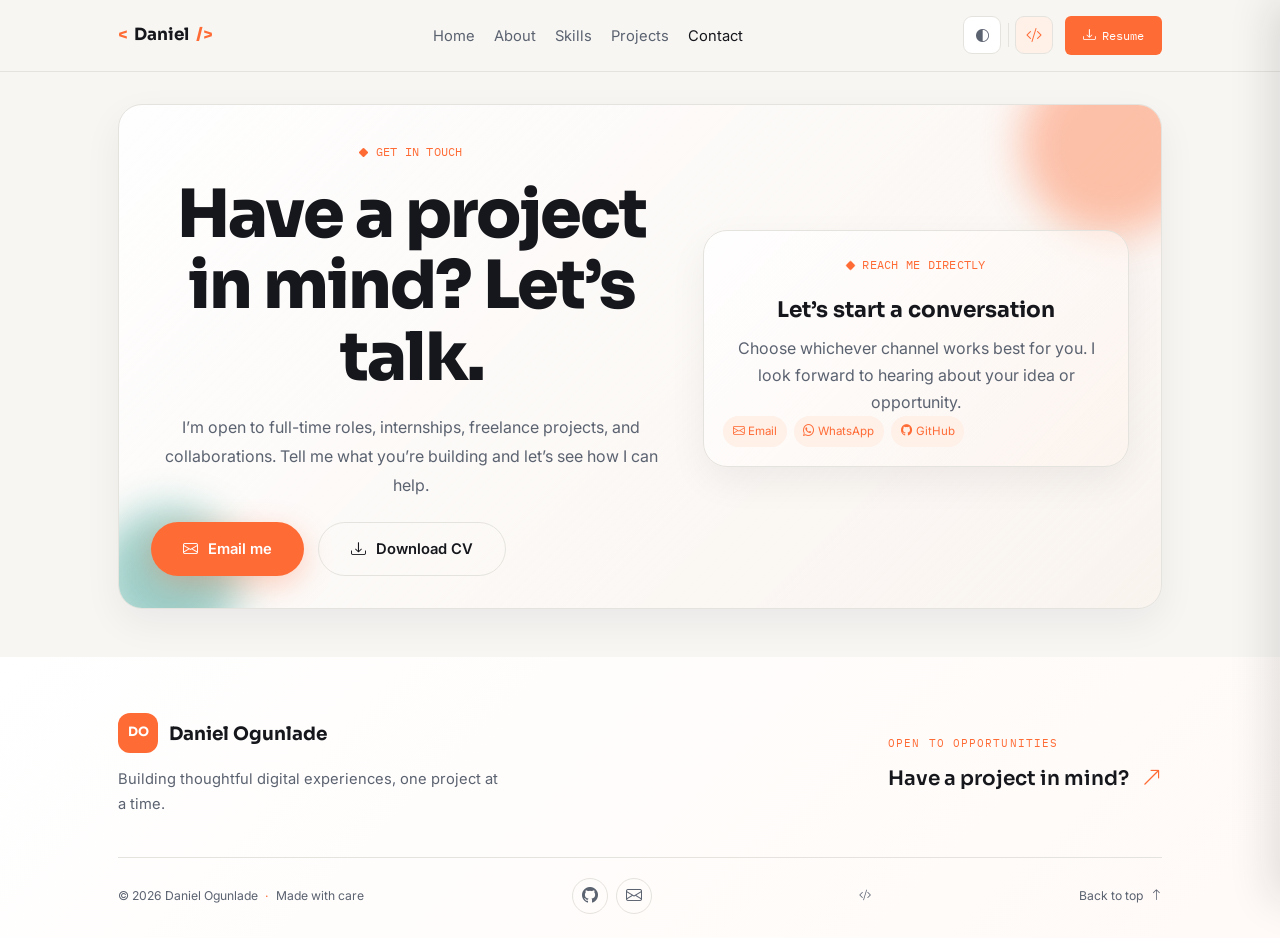
<file: contact.html>
<!DOCTYPE html>
<html lang="en">

<head>
    <meta charset="UTF-8" />
    <meta name="viewport" content="width=device-width, initial-scale=1.0" />
    <meta name="description" content="Contact Daniel Ogunlade about full-stack development roles, freelance projects, and collaborations." />
    <meta name="theme-color" content="#F7F6F3" />
    <title>Contact · Daniel Ogunlade</title>

    <link rel="preconnect" href="https://fonts.googleapis.com" />
    <link href="https://fonts.googleapis.com/css2?family=Sora:wght@400;500;600;700;800&family=Inter:wght@300;400;500;600&family=IBM+Plex+Mono:wght@400;500;600&display=swap" rel="stylesheet" />
    <link rel="icon" href="assets/images/logo/favicon.ico" type="image/x-icon" />
    <link rel="stylesheet" href="https://cdn.jsdelivr.net/npm/bootstrap-icons@1.11.3/font/bootstrap-icons.min.css" />
    <link rel="stylesheet" href="assets/css/style.css" />
    <script src="assets/js/theme-init.js"></script>
</head>

<body>
    <nav id="mainNav" aria-label="Main navigation">
        <div class="wrap">
            <a href="index.html#hero" class="nav-logo"><span class="bracket">&lt;</span>Daniel<span class="bracket">/&gt;</span></a>
            <ul class="nav-links">
                <li><a href="index.html#hero">Home</a></li>
                <li><a href="about.html">About</a></li>
                <li><a href="index.html#skills">Skills</a></li>
                <li><a href="projects.html">Projects</a></li>
                <li><a href="contact.html" aria-current="page">Contact</a></li>
            </ul>
            <div class="nav-right">
                <div style="position:relative;">
                    <button class="theme-toggle" id="themeBtn" aria-label="Theme settings" aria-controls="themeDropdown" aria-expanded="false">
                        <i class="bi bi-circle-half" id="themeIcon" aria-hidden="true"></i>
                    </button>
                    <div class="theme-dropdown" id="themeDropdown" aria-hidden="true">
                        <button class="theme-option" type="button" data-theme="light"><i class="bi bi-sun" aria-hidden="true"></i> Light <i class="bi bi-check check" aria-hidden="true"></i></button>
                        <button class="theme-option" type="button" data-theme="dark"><i class="bi bi-moon-stars" aria-hidden="true"></i> Dark <i class="bi bi-check check" aria-hidden="true"></i></button>
                        <button class="theme-option" type="button" data-theme="system"><i class="bi bi-display" aria-hidden="true"></i> System <i class="bi bi-check check" aria-hidden="true"></i></button>
                    </div>
                </div>
                <a class="nav-dashboard" href="dev_dashboard.html" aria-label="Developer dashboard" title="Developer dashboard"><i class="bi bi-code-slash" aria-hidden="true"></i></a>
                <a href="Daniel_Ogunlade_CV.pdf" download class="nav-cta"><i class="bi bi-download" aria-hidden="true"></i> <span>Resume</span></a>
                <button class="nav-toggle" id="navToggle" aria-label="Open menu" aria-controls="mobileNavPanel" aria-expanded="false"><i class="bi bi-list" aria-hidden="true"></i></button>
            </div>
        </div>
    </nav>

    <div class="mobile-nav-overlay" id="mobileNavOverlay" aria-hidden="true"></div>
    <div class="mobile-nav-panel" id="mobileNavPanel" role="dialog" aria-modal="true" aria-label="Mobile navigation" aria-hidden="true" inert>
        <div class="mobile-nav-head">
            <a href="index.html#hero" class="nav-logo"><span class="bracket">&lt;</span>Daniel<span class="bracket">/&gt;</span></a>
            <button class="mobile-nav-close" id="mobileNavClose" aria-label="Close menu"><span>Close</span><i class="bi bi-x-lg" aria-hidden="true"></i></button>
        </div>
        <ul class="mobile-nav-links">
            <li><a href="index.html#hero">Home</a></li>
            <li><a href="about.html">About</a></li>
            <li><a href="index.html#skills">Skills</a></li>
            <li><a href="projects.html">Projects</a></li>
            <li><a href="contact.html" aria-current="page">Contact</a></li>
        </ul>
        <div class="mobile-nav-footer">
            <a class="mobile-dashboard-link" href="dev_dashboard.html"><i class="bi bi-code-slash" aria-hidden="true"></i> Open Developer Dashboard</a>
            <a href="Daniel_Ogunlade_CV.pdf" download class="nav-cta" style="justify-content:center;"><i class="bi bi-download" aria-hidden="true"></i> Download Resume</a>
        </div>
    </div>

    <a class="skip-link" href="#mainContent">Skip to content</a>
    <main id="mainContent">
        <section class="page-section" id="contact">
            <div class="wrap">
                <div class="hero-card">
                    <div>
                        <div class="eyebrow">GET IN TOUCH</div>
                        <h1 class="hero-title">Have a project in mind? Let’s talk.</h1>
                        <p class="hero-copy">I’m open to full-time roles, internships, freelance projects, and collaborations. Tell me what you’re building and let’s see how I can help.</p>
                        <div class="hero-actions">
                            <a href="mailto:ogunladedaniel12@gmail.com" class="btn-primary"><i class="bi bi-envelope" aria-hidden="true"></i> Email me</a>
                            <a href="Daniel_Ogunlade_CV.pdf" download class="btn-secondary"><i class="bi bi-download" aria-hidden="true"></i> Download CV</a>
                        </div>
                    </div>
                    <div class="summary-panel">
                        <div class="eyebrow">REACH ME DIRECTLY</div>
                        <h2>Let’s start a conversation</h2>
                        <p>Choose whichever channel works best for you. I look forward to hearing about your idea or opportunity.</p>
                        <div class="project-meta">
                            <a class="tag" href="mailto:ogunladedaniel12@gmail.com"><i class="bi bi-envelope" aria-hidden="true"></i> Email</a>
                            <a class="tag" href="https://wa.me/2348166729962" target="_blank" rel="noopener noreferrer"><i class="bi bi-whatsapp" aria-hidden="true"></i> WhatsApp</a>
                            <a class="tag" href="https://github.com/Ogunlade-Daniel" target="_blank" rel="noopener noreferrer"><i class="bi bi-github" aria-hidden="true"></i> GitHub</a>
                        </div>
                    </div>
                </div>
            </div>
        </section>
    </main>

    <footer class="site-footer">
        <div class="wrap">
            <div class="footer-main">
                <div class="footer-brand">
                    <a href="index.html#hero" class="footer-logo"><span>DO</span> Daniel Ogunlade</a>
                    <p>Building thoughtful digital experiences, one project at a time.</p>
                </div>
                <div class="footer-invitation">
                    <span class="footer-eyebrow">OPEN TO OPPORTUNITIES</span>
                    <a href="mailto:ogunladedaniel12@gmail.com" class="footer-cta">Have a project in mind? <i class="bi bi-arrow-up-right" aria-hidden="true"></i></a>
                </div>
            </div>
            <div class="footer-bottom">
                <p class="footer-copyright">© 2026 Daniel Ogunlade <span>·</span> Made with care</p>
                <div class="footer-socials" aria-label="Social links">
                    <a href="https://github.com/Ogunlade-Daniel" target="_blank" rel="noopener noreferrer" aria-label="GitHub"><i class="bi bi-github" aria-hidden="true"></i></a>
                    <a href="mailto:ogunladedaniel12@gmail.com" aria-label="Email"><i class="bi bi-envelope" aria-hidden="true"></i></a>
                </div>
                <a href="dev_dashboard.html" class="footer-top" aria-label="Developer dashboard" title="Developer dashboard"><i class="bi bi-code-slash" aria-hidden="true"></i></a>
                <a href="#mainContent" class="footer-top">Back to top <i class="bi bi-arrow-up" aria-hidden="true"></i></a>
            </div>
        </div>
    </footer>

    <script src="assets/js/script.js"></script>
</body>

</html>
</file>
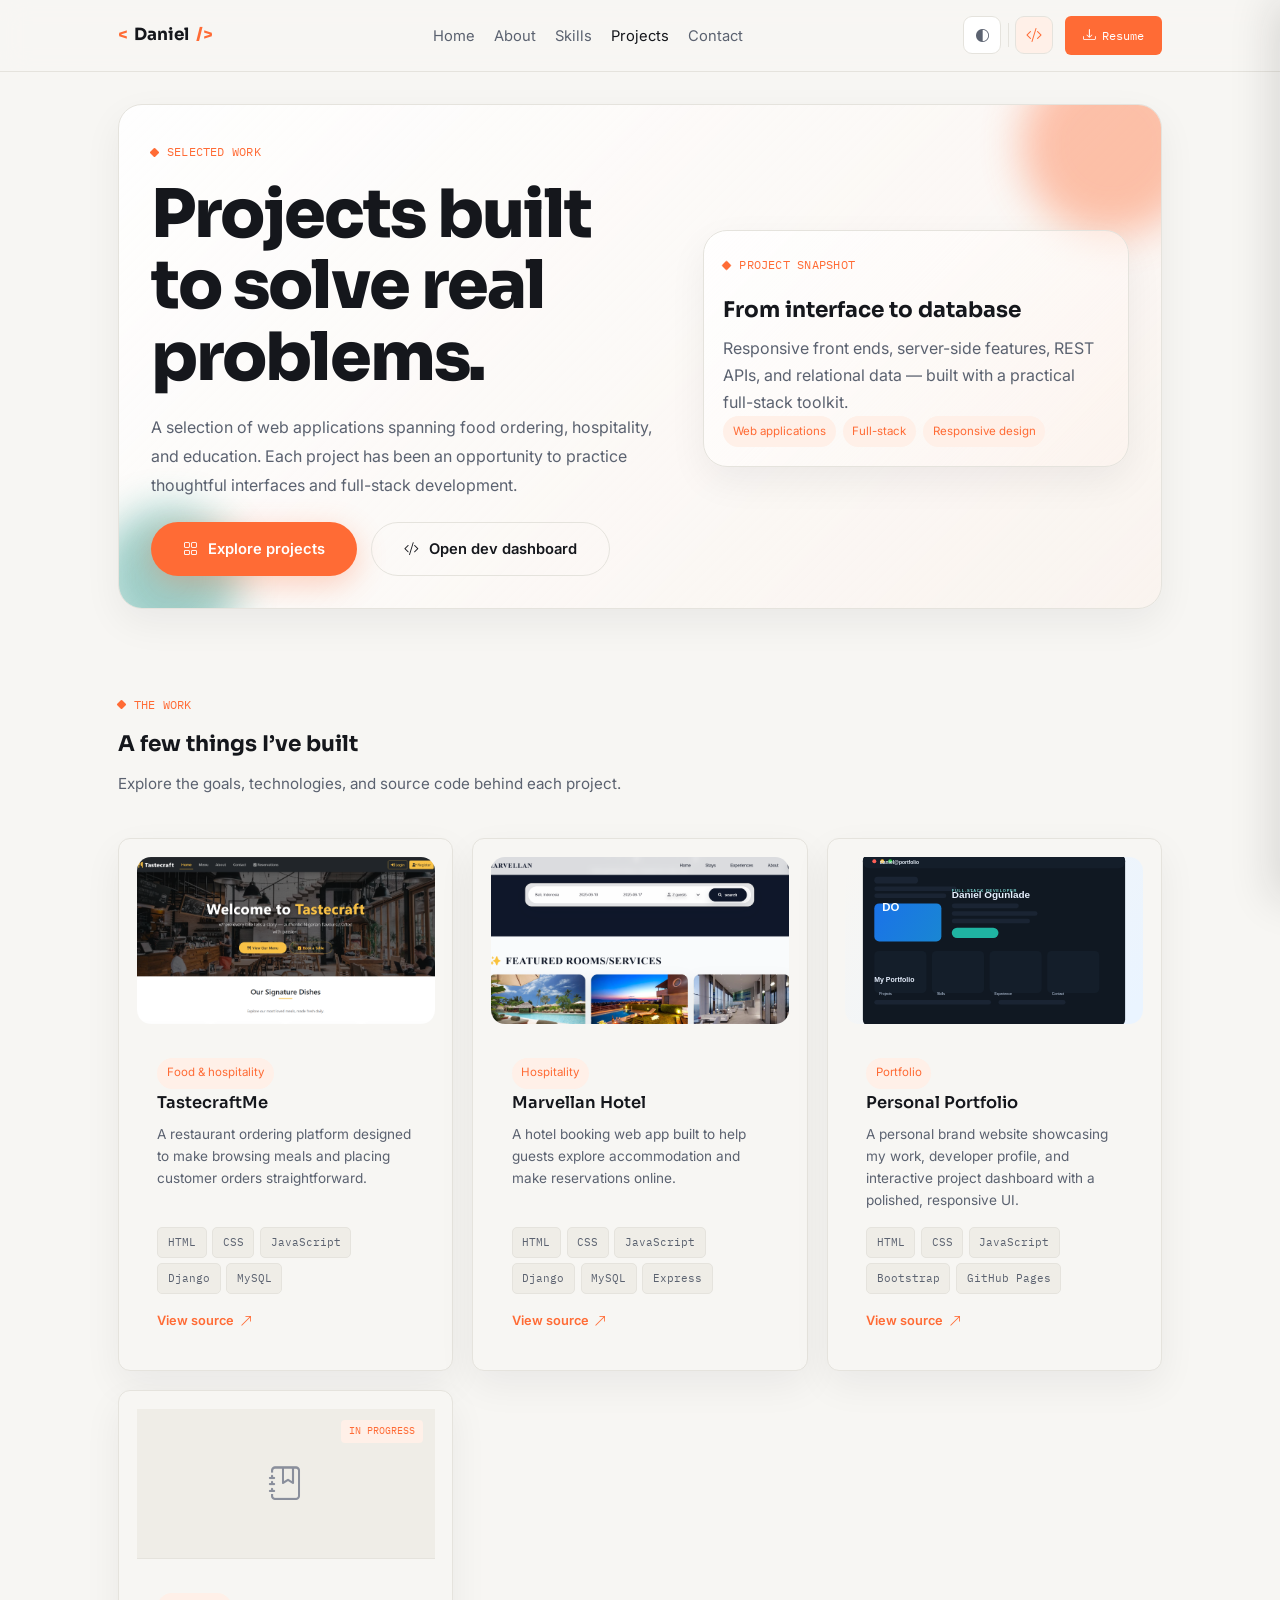
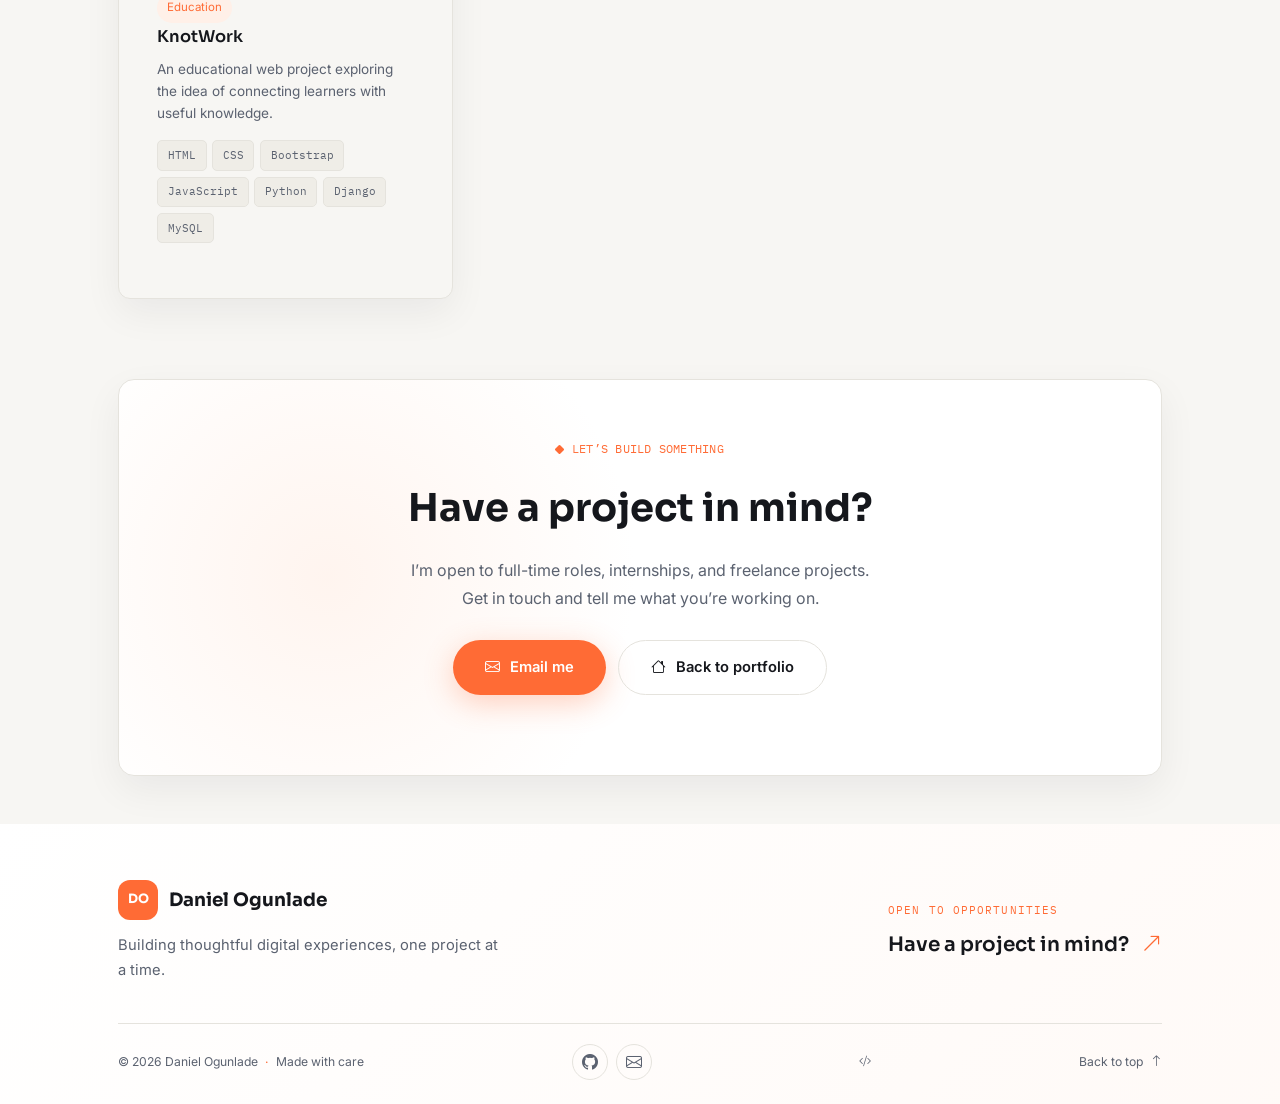
<file: projects.html>
<!DOCTYPE html>
<html lang="en">

<head>
    <meta charset="UTF-8" />
    <meta name="viewport" content="width=device-width, initial-scale=1.0" />
    <meta name="description" content="Selected web development projects by Daniel Ogunlade, including food ordering, hotel booking, and education platforms." />
    <meta name="theme-color" content="#F7F6F3" />
    <title>Projects · Daniel Ogunlade</title>

    <link rel="preconnect" href="https://fonts.googleapis.com" />
    <link href="https://fonts.googleapis.com/css2?family=Sora:wght@400;500;600;700;800&family=Inter:wght@300;400;500;600&family=IBM+Plex+Mono:wght@400;500;600&display=swap" rel="stylesheet" />
    <link rel="icon" href="assets/images/logo/favicon.ico" type="image/x-icon" />
    <link rel="stylesheet" href="https://cdn.jsdelivr.net/npm/bootstrap-icons@1.11.3/font/bootstrap-icons.min.css" />
    <link rel="stylesheet" href="assets/css/style.css" />
    <script src="assets/js/theme-init.js"></script>
</head>

<body>
    <nav id="mainNav" aria-label="Main navigation">
        <div class="wrap">
            <a href="index.html#hero" class="nav-logo"><span class="bracket">&lt;</span>Daniel<span class="bracket">/&gt;</span></a>
            <ul class="nav-links">
                <li><a href="index.html#hero">Home</a></li>
                <li><a href="about.html">About</a></li>
                <li><a href="index.html#skills">Skills</a></li>
                <li><a href="projects.html" aria-current="page">Projects</a></li>
                <li><a href="index.html#contact">Contact</a></li>
            </ul>
            <div class="nav-right">
                <div style="position:relative;">
                    <button class="theme-toggle" id="themeBtn" aria-label="Theme settings" aria-controls="themeDropdown" aria-expanded="false">
                        <i class="bi bi-circle-half" id="themeIcon" aria-hidden="true"></i>
                    </button>
                    <div class="theme-dropdown" id="themeDropdown" aria-hidden="true">
                        <button class="theme-option" data-theme="light"><i class="bi bi-sun" aria-hidden="true"></i> Light <i class="bi bi-check check" aria-hidden="true"></i></button>
                        <button class="theme-option" data-theme="dark"><i class="bi bi-moon-stars" aria-hidden="true"></i> Dark <i class="bi bi-check check" aria-hidden="true"></i></button>
                        <button class="theme-option" data-theme="system"><i class="bi bi-display" aria-hidden="true"></i> System <i class="bi bi-check check" aria-hidden="true"></i></button>
                    </div>
                </div>
                <a class="nav-dashboard" href="dev_dashboard.html" aria-label="Developer dashboard" title="Developer dashboard"><i class="bi bi-code-slash" aria-hidden="true"></i></a>
                <a href="Daniel_Ogunlade_CV.pdf" download class="nav-cta"><i class="bi bi-download" aria-hidden="true"></i> <span>Resume</span></a>
                <button class="nav-toggle" id="navToggle" aria-label="Open menu" aria-controls="mobileNavPanel" aria-expanded="false"><i class="bi bi-list" aria-hidden="true"></i></button>
            </div>
        </div>
    </nav>

    <div class="mobile-nav-overlay" id="mobileNavOverlay" aria-hidden="true"></div>
    <div class="mobile-nav-panel" id="mobileNavPanel" role="dialog" aria-modal="true" aria-label="Mobile navigation" aria-hidden="true" inert>
        <div class="mobile-nav-head">
            <a href="index.html#hero" class="nav-logo"><span class="bracket">&lt;</span>Daniel<span class="bracket">/&gt;</span></a>
            <button class="mobile-nav-close" id="mobileNavClose" aria-label="Close menu"><span>Close</span><i class="bi bi-x-lg" aria-hidden="true"></i></button>
        </div>
        <ul class="mobile-nav-links">
            <li><a href="index.html#hero">Home</a></li>
            <li><a href="about.html">About</a></li>
            <li><a href="index.html#skills">Skills</a></li>
            <li><a href="projects.html" aria-current="page">Projects</a></li>
            <li><a href="index.html#contact">Contact</a></li>
        </ul>
        <div class="mobile-nav-footer">
            <a class="mobile-dashboard-link" href="dev_dashboard.html"><i class="bi bi-code-slash" aria-hidden="true"></i> Open Developer Dashboard</a>
            <a href="Daniel_Ogunlade_CV.pdf" download class="nav-cta" style="justify-content:center;"><i class="bi bi-download" aria-hidden="true"></i> Download Resume</a>
        </div>
    </div>

    <a class="skip-link" href="#mainContent">Skip to content</a>
    <main id="mainContent">
        <section class="page-section">
            <div class="wrap">
                <div class="hero-card">
                    <div>
                        <div class="eyebrow">SELECTED WORK</div>
                        <h1 class="hero-title">Projects built to solve real problems.</h1>
                        <p class="hero-copy">A selection of web applications spanning food ordering, hospitality, and education. Each project has been an opportunity to practice thoughtful interfaces and full-stack development.</p>
                        <div class="hero-actions">
                            <a href="#project-list" class="btn-primary"><i class="bi bi-grid" aria-hidden="true"></i> Explore projects</a>
                            <a href="dev_dashboard.html" class="btn-secondary"><i class="bi bi-code-slash" aria-hidden="true"></i> Open dev dashboard</a>
                        </div>
                    </div>
                    <div class="summary-panel">
                        <div class="eyebrow">PROJECT SNAPSHOT</div>
                        <h2>From interface to database</h2>
                        <p>Responsive front ends, server-side features, REST APIs, and relational data — built with a practical full-stack toolkit.</p>
                        <div class="project-meta">
                            <span class="tag">Web applications</span>
                            <span class="tag">Full-stack</span>
                            <span class="tag">Responsive design</span>
                        </div>
                    </div>
                </div>
            </div>
        </section>

        <section class="page-section" id="project-list">
            <div class="wrap">
                <div class="section-head">
                    <div class="eyebrow">THE WORK</div>
                    <h2 class="section-title">A few things I’ve built</h2>
                    <p class="section-desc">Explore the goals, technologies, and source code behind each project.</p>
                </div>
                <div class="projects-grid">
                    <article class="project-card">
                        <img src="assets/images/project/tastecraft_img.png" alt="Preview of the TastecraftMe food ordering website" loading="lazy" decoding="async" />
                        <div class="project-body">
                            <div class="project-meta"><span class="tag">Food &amp; hospitality</span></div>
                            <h3 class="project-title">TastecraftMe</h3>
                            <p class="project-desc">A restaurant ordering platform designed to make browsing meals and placing customer orders straightforward.</p>
                            <div class="project-stack" aria-label="Technologies used">
                                <span class="skill-tag">HTML</span><span class="skill-tag">CSS</span><span class="skill-tag">JavaScript</span>
                                <span class="skill-tag">Django</span><span class="skill-tag">MySQL</span>
                            </div>
                            <div class="project-links">
                                <a href="https://github.com/Ogunlade-Daniel/TastecraftMe" target="_blank" rel="noopener noreferrer" class="project-link">View source <i class="bi bi-arrow-up-right" aria-hidden="true"></i></a>
                            </div>
                        </div>
                    </article>

                    <article class="project-card">
                        <img src="assets/images/project/marvellan_img.png" alt="Preview of the Marvellan Hotel booking website" loading="lazy" decoding="async" />
                        <div class="project-body">
                            <div class="project-meta"><span class="tag">Hospitality</span></div>
                            <h3 class="project-title">Marvellan Hotel</h3>
                            <p class="project-desc">A hotel booking web app built to help guests explore accommodation and make reservations online.</p>
                            <div class="project-stack" aria-label="Technologies used">
                                <span class="skill-tag">HTML</span><span class="skill-tag">CSS</span><span class="skill-tag">JavaScript</span>
                                <span class="skill-tag">Django</span><span class="skill-tag">MySQL</span><span class="skill-tag">Express</span>
                            </div>
                            <div class="project-links">
                                <a href="https://github.com/Ogunlade-Daniel/Marvellan_Hotel" target="_blank" rel="noopener noreferrer" class="project-link">View source <i class="bi bi-arrow-up-right" aria-hidden="true"></i></a>
                            </div>
                        </div>
                    </article>

                    <article class="project-card">
                        <img src="assets/images/project/personal_portfolio_img.svg" alt="Preview of the personal portfolio website" loading="lazy" decoding="async" />
                        <div class="project-body">
                            <div class="project-meta"><span class="tag">Portfolio</span></div>
                            <h3 class="project-title">Personal Portfolio</h3>
                            <p class="project-desc">A personal brand website showcasing my work, developer profile, and interactive project dashboard with a polished, responsive UI.</p>
                            <div class="project-stack" aria-label="Technologies used">
                                <span class="skill-tag">HTML</span><span class="skill-tag">CSS</span><span class="skill-tag">JavaScript</span>
                                <span class="skill-tag">Bootstrap</span><span class="skill-tag">GitHub Pages</span>
                            </div>
                            <div class="project-links">
                                <a href="https://github.com/Ogunlade-Daniel/Personal-Portfolio" target="_blank" rel="noopener noreferrer" class="project-link">View source <i class="bi bi-arrow-up-right" aria-hidden="true"></i></a>
                            </div>
                        </div>
                    </article>

                    <article class="project-card">
                        <div class="project-thumb" role="img" aria-label="KnotWork educational project preview">
                            <i class="bi bi-journal-bookmark" aria-hidden="true"></i>
                            <span class="placeholder-badge">IN PROGRESS</span>
                        </div>
                        <div class="project-body">
                            <div class="project-meta"><span class="tag">Education</span></div>
                            <h3 class="project-title">KnotWork</h3>
                            <p class="project-desc">An educational web project exploring the idea of connecting learners with useful knowledge.</p>
                            <div class="project-stack" aria-label="Technologies used">
                                <span class="skill-tag">HTML</span><span class="skill-tag">CSS</span><span class="skill-tag">Bootstrap</span>
                                <span class="skill-tag">JavaScript</span><span class="skill-tag">Python</span><span class="skill-tag">Django</span><span class="skill-tag">MySQL</span>
                            </div>
                        </div>
                    </article>
                </div>
            </div>
        </section>

        <section class="page-section">
            <div class="wrap">
                <div class="contact-card">
                    <div class="eyebrow" style="justify-content:center;">LET’S BUILD SOMETHING</div>
                    <h2 class="contact-title">Have a project in mind?</h2>
                    <p class="contact-desc">I’m open to full-time roles, internships, and freelance projects. Get in touch and tell me what you’re working on.</p>
                    <div class="contact-row">
                        <a href="mailto:ogunladedaniel12@gmail.com" class="btn-primary"><i class="bi bi-envelope" aria-hidden="true"></i> Email me</a>
                        <a href="index.html" class="btn-secondary"><i class="bi bi-house" aria-hidden="true"></i> Back to portfolio</a>
                    </div>
                </div>
            </div>
        </section>
    </main>

    <footer class="site-footer">
        <div class="wrap">
            <div class="footer-main">
                <div class="footer-brand">
                    <a href="index.html#hero" class="footer-logo"><span>DO</span> Daniel Ogunlade</a>
                    <p>Building thoughtful digital experiences, one project at a time.</p>
                </div>
                <div class="footer-invitation">
                    <span class="footer-eyebrow">OPEN TO OPPORTUNITIES</span>
                    <a href="mailto:ogunladedaniel12@gmail.com" class="footer-cta">Have a project in mind? <i class="bi bi-arrow-up-right" aria-hidden="true"></i></a>
                </div>
            </div>
            <div class="footer-bottom">
                <p class="footer-copyright">© 2026 Daniel Ogunlade <span>·</span> Made with care</p>
                <div class="footer-socials" aria-label="Social links">
                    <a href="https://github.com/Ogunlade-Daniel" target="_blank" rel="noopener noreferrer" aria-label="GitHub"><i class="bi bi-github" aria-hidden="true"></i></a>
                    <a href="mailto:ogunladedaniel12@gmail.com" aria-label="Email"><i class="bi bi-envelope" aria-hidden="true"></i></a>
                </div>
                <a href="dev_dashboard.html" class="footer-top" aria-label="Developer dashboard" title="Developer dashboard"><i class="bi bi-code-slash" aria-hidden="true"></i></a>
                <a href="#mainContent" class="footer-top">Back to top <i class="bi bi-arrow-up" aria-hidden="true"></i></a>
            </div>
        </div>
    </footer>

    <script src="assets/js/script.js"></script>
</body>

</html>
</file>
<file: assets/css/style.css>
:root,
[data-theme="light"] {
  --bg: #F7F6F3;
  --surface: #FFFFFF;
  --ink: #15171C;
  --muted: #5B6270;
  --muted-2: #8A8F9C;
  --border: #E5E3DD;
  --orange: #FF6B35;
  --orange-2: #CC4400;
  --orange-soft: #FFF0E8;
  --teal: #0E8C7F;
  --code-bg: #EFEDE7;
  --shadow: rgba(21, 23, 28, 0.06);
  --shadow-md: rgba(21, 23, 28, 0.12);
}

[data-theme="dark"] {
  --bg: #14151A;
  --surface: #1A1C23;
  --ink: #EDEEF2;
  --muted: #9CA1B0;
  --muted-2: #686D7C;
  --border: #2B2D36;
  --orange: #FF7D4D;
  --orange-2: #CC4400;
  --orange-soft: #2A1B12;
  --teal: #3FCBB8;
  --code-bg: #20222B;
  --shadow: rgba(0, 0, 0, 0.35);
  --shadow-md: rgba(0, 0, 0, 0.5);
}

* { box-sizing: border-box; margin: 0; padding: 0; }
html {
  scroll-behavior: smooth;
  scroll-padding-top: 5rem;
}

::-webkit-scrollbar {
  width: 10px;
}

::-webkit-scrollbar-track {
  background: var(--bg);
}

::-webkit-scrollbar-thumb {
  background: var(--orange);
  border: 3px solid var(--bg);
  border-radius: 999px;
}

::-webkit-scrollbar-thumb:hover {
  background: var(--orange-2);
}

body {
  background: var(--bg);
  color: var(--ink);
  font-family: 'Inter', sans-serif;
  font-weight: 400;
  line-height: 1.7;
  transition: background 0.25s, color 0.25s;
  overflow-x: hidden;
}

body.mobile-nav-open {
  overflow: hidden;
}

a { color: inherit; text-decoration: none; }

button,
a {
  -webkit-tap-highlight-color: transparent;
}

:focus-visible {
  outline: 3px solid var(--orange);
  outline-offset: 3px;
}

.skip-link {
  position: fixed;
  top: 0.75rem;
  left: 0.75rem;
  z-index: 1300;
  padding: 0.65rem 1rem;
  border-radius: 0.5rem;
  background: var(--ink);
  color: var(--bg);
  transform: translateY(-160%);
  transition: transform 0.2s ease;
}

.skip-link:focus {
  transform: translateY(0);
}

::selection { background: var(--orange); color: #fff; }

.page-loader {
  position: fixed;
  inset: 0;
  display: grid;
  place-items: center;
  z-index: 400;
  background: rgba(247, 246, 243, 0.96);
  backdrop-filter: blur(10px);
  transition: opacity 0.45s ease, visibility 0.45s ease;
}

.page-loader.hidden {
  opacity: 0;
  visibility: hidden;
  pointer-events: none;
}

.loader-wrap {
  display: flex;
  align-items: center;
  gap: 1.2rem;
  padding: 1.25rem 1.5rem;
  border-radius: 22px;
  border: 1px solid rgba(21, 23, 28, 0.08);
  background: rgba(255, 255, 255, 0.72);
  box-shadow: 0 22px 60px rgba(21, 23, 28, 0.12);
}

.brand-loader {
  position: relative;
  width: 82px;
  height: 82px;
  display: grid;
  place-items: center;
  border-radius: 50%;
  background: radial-gradient(circle at 30% 30%, rgba(255, 255, 255, 0.95), rgba(255, 255, 255, 0.45) 38%, rgba(255, 107, 53, 0.12) 39%, rgba(17, 140, 127, 0.12) 100%);
  border: 1px solid rgba(255, 107, 53, 0.15);
  overflow: hidden;
  animation: pulse-loader 2.2s ease-in-out infinite;
}

.brand-orbit {
  position: absolute;
  inset: 10px;
  border-radius: 50%;
  border: 1px solid rgba(255, 107, 53, 0.24);
  animation: spin 2.8s linear infinite;
}

.orbit-two {
  inset: 16px;
  border-color: rgba(17, 140, 127, 0.28);
  animation-direction: reverse;
  animation-duration: 3.5s;
}

.brand-mark {
  position: relative;
  z-index: 1;
  display: grid;
  place-items: center;
  width: 52px;
  height: 52px;
  border-radius: 50%;
  background: linear-gradient(135deg, var(--orange), color-mix(in srgb, var(--orange) 70%, #000));
  box-shadow: 0 12px 28px rgba(255, 107, 53, 0.25);
}

.brand-letter {
  position: absolute;
  display: grid;
  place-items: center;
  inset: 0;
  font-family: 'Sora', sans-serif;
  font-size: 1.3rem;
  font-weight: 800;
  color: #fff;
}

.brand-letter-alt {
  transform: translateX(10px) translateY(2px);
  opacity: 0.9;
}

.loader-copy {
  display: flex;
  flex-direction: column;
  align-items: flex-start;
  min-width: 0;
}

.loader-brand {
  font-family: 'Sora', sans-serif;
  font-weight: 700;
  font-size: 0.98rem;
  letter-spacing: -0.02em;
  color: var(--ink);
  margin-bottom: 0.15rem;
}

.loader-label {
  margin-bottom: 0.7rem;
  font-family: 'IBM Plex Mono', monospace;
  font-size: 0.74rem;
  font-weight: 600;
  letter-spacing: 0.04em;
  text-transform: uppercase;
  color: var(--muted);
}

.loader-bar {
  width: min(270px, 36vw);
  height: 10px;
  border-radius: 999px;
  overflow: hidden;
  background: rgba(21, 23, 28, 0.08);
}

.loader-fill {
  width: 0;
  height: 100%;
  border-radius: inherit;
  background: linear-gradient(90deg, var(--orange), color-mix(in srgb, var(--orange) 66%, var(--teal)), var(--teal));
  box-shadow: 0 0 18px rgba(255, 107, 53, 0.35);
  transition: width 0.28s ease-out;
}

@keyframes spin {
  0% { transform: rotate(0deg); }
  100% { transform: rotate(360deg); }
}

@keyframes pulse-loader {
  0%, 100% { transform: scale(1); }
  50% { transform: scale(1.05); }
}

.wrap {
  max-width: 1100px;
  margin: 0 auto;
  padding: 0 1.75rem;
}

.eyebrow {
  font-family: 'IBM Plex Mono', monospace;
  font-size: 0.75rem;
  color: var(--orange);
  letter-spacing: 0.02em;
  display: inline-flex;
  align-items: center;
  gap: 0.55rem;
  margin-bottom: 1rem;
  text-transform: uppercase;
}

.eyebrow::before {
  content: '';
  width: 7px;
  height: 7px;
  background: var(--orange);
  border-radius: 1px;
  transform: rotate(45deg);
  flex-shrink: 0;
}

.font-display { font-family: 'Sora', sans-serif; }
.font-mono { font-family: 'IBM Plex Mono', monospace; }

nav {
  position: sticky;
  top: 0;
  z-index: 200;
  padding: 1rem 0;
  background: color-mix(in srgb, var(--bg) 88%, transparent);
  backdrop-filter: blur(14px);
  border-bottom: 1px solid var(--border);
}

nav .wrap {
  display: flex;
  align-items: center;
  justify-content: space-between;
  gap: 1rem;
}

.mobile-nav-toggle,
.mobile-nav-close {
  display: none;
  border: 1px solid var(--border);
  background: var(--surface);
  color: var(--muted);
  width: 40px;
  height: 40px;
  border-radius: 10px;
  align-items: center;
  justify-content: center;
  cursor: pointer;
}

.mobile-nav-head {
  display: flex;
  justify-content: space-between;
  align-items: center;
  margin-bottom: 1.2rem;
}

.mobile-nav-links {
  list-style: none;
  display: grid;
  gap: 0.4rem;
}

.mobile-nav-links a {
  display: block;
  padding: 0.8rem 0.7rem;
  border-radius: 10px;
  color: var(--muted);
}

.mobile-nav-links a:hover,
.mobile-nav-links a.active {
  background: var(--orange-soft);
  color: var(--orange);
}

.nav-logo {
  font-family: 'Sora', sans-serif;
  font-weight: 700;
  font-size: 1.05rem;
  display: inline-flex;
  align-items: center;
  gap: 0.4rem;
}

.nav-logo .bracket { color: var(--orange); }

.nav-links {
  display: flex;
  align-items: center;
  gap: 1.2rem;
  list-style: none;
}

.nav-links a {
  color: var(--muted);
  font-size: 0.92rem;
  transition: color 0.2s ease;
}

.nav-links a:hover,
.nav-links a.active {
  color: var(--ink);
}

.nav-right {
  display: flex;
  align-items: center;
  gap: 0.75rem;
}

.theme-toggle {
  width: 38px;
  height: 38px;
  border-radius: 9px;
  border: 1px solid var(--border);
  background: var(--surface);
  color: var(--muted);
  display: flex;
  align-items: center;
  justify-content: center;
  cursor: pointer;
}

.theme-toggle:hover { color: var(--orange); border-color: var(--orange); }

.nav-dashboard {
  position: relative;
  display: grid;
  place-items: center;
  width: 38px;
  height: 38px;
  margin-left: 0.1rem;
  border: 1px solid var(--border);
  border-radius: 9px;
  background: var(--orange-soft);
  color: var(--orange);
  font-size: 1rem;
  transition: background 0.2s ease, border-color 0.2s ease, transform 0.2s ease;
}

.nav-dashboard::before {
  content: '';
  position: absolute;
  left: -0.5rem;
  width: 1px;
  height: 24px;
  background: var(--border);
}

.nav-dashboard:hover {
  border-color: var(--orange);
  background: color-mix(in srgb, var(--orange-soft) 72%, var(--orange) 12%);
  transform: translateY(-1px);
}

.mobile-dashboard-link {
  display: flex;
  align-items: center;
  justify-content: center;
  gap: 0.55rem;
  min-height: 44px;
  padding: 0.7rem 1rem;
  border: 1px solid var(--border);
  border-radius: 8px;
  background: var(--orange-soft);
  color: var(--orange);
  font-family: 'IBM Plex Mono', monospace;
  font-size: 0.8rem;
  font-weight: 600;
  transition: border-color 0.2s ease, transform 0.2s ease;
}

.mobile-dashboard-link:hover {
  border-color: var(--orange);
  transform: translateY(-1px);
}

.hero {
  padding: 4.5rem 0 2rem;
}

.hero-card,
.panel,
.project-card,
.summary-panel,
.contact-card,
.cred-card,
.skill-card {
  background: var(--surface);
  border: 1px solid var(--border);
  border-radius: 24px;
  box-shadow: 0 14px 38px var(--shadow);
}

.hero-card {
  display: grid;
  grid-template-columns: 1.1fr 0.9fr;
  gap: 2rem;
  align-items: center;
  padding: 2rem;
  position: relative;
  overflow: hidden;
  isolation: isolate;
  background: linear-gradient(135deg, color-mix(in srgb, var(--surface) 92%, transparent), color-mix(in srgb, var(--orange-soft) 35%, transparent));
}

.hero-card::before,
.hero-card::after {
  content: '';
  position: absolute;
  border-radius: 999px;
  filter: blur(20px);
  opacity: 0.4;
  z-index: -1;
}

.hero-card::before {
  width: 180px;
  height: 180px;
  background: var(--orange);
  top: -50px;
  right: -40px;
}

.hero-card::after {
  width: 140px;
  height: 140px;
  background: var(--teal);
  bottom: -40px;
  left: -20px;
}

.hero-title {
  font-family: 'Sora', sans-serif;
  font-size: clamp(2rem, 4vw, 3rem);
  line-height: 1.1;
  margin-bottom: 1rem;
  letter-spacing: -0.02em;
}

.hero-copy {
  color: var(--muted);
  max-width: 620px;
  font-size: 1rem;
  line-height: 1.8;
}

.hero-actions {
  display: flex;
  gap: 0.8rem;
  flex-wrap: wrap;
  margin-top: 1.4rem;
}

.btn-primary,
.btn-secondary {
  display: inline-flex;
  align-items: center;
  justify-content: center;
  gap: 0.5rem;
  padding: 0.8rem 1.1rem;
  border-radius: 999px;
  font-weight: 600;
  border: 1px solid transparent;
  transition: transform 0.2s ease, box-shadow 0.2s ease;
}

.btn-primary {
  background: var(--orange);
  color: #fff;
}

.btn-secondary {
  background: var(--surface);
  color: var(--ink);
  border-color: var(--border);
}

.btn-primary:hover,
.btn-secondary:hover {
  transform: translateY(-2px);
}

.page-section {
  padding: 2rem 0 3rem;
}

.section-head {
  margin-bottom: 1.2rem;
}

.section-head h2,
.panel h2,
.summary-panel h2 {
  font-family: 'Sora', sans-serif;
  font-size: 1.35rem;
  margin-bottom: 0.4rem;
}

.section-desc,
.panel p,
.summary-panel p,
.project-desc,
.card-copy {
  color: var(--muted);
}

.grid-two {
  display: grid;
  grid-template-columns: 1fr 1fr;
  gap: 1.4rem;
}

.panel {
  padding: 1.3rem;
}

.project-grid {
  display: grid;
  grid-template-columns: repeat(2, minmax(0, 1fr));
  gap: 1.2rem;
}

.project-card {
  padding: 1.1rem;
  display: flex;
  flex-direction: column;
  gap: 0.8rem;
  transition: transform 0.2s ease, box-shadow 0.2s ease;
}

.project-card:hover {
  transform: translateY(-3px);
  box-shadow: 0 16px 40px color-mix(in srgb, var(--shadow) 70%, transparent);
}

.project-card img {
  width: 100%;
  height: 180px;
  object-fit: cover;
  border-radius: 14px;
}

.project-title {
  font-family: 'Sora', sans-serif;
  font-size: 1.1rem;
  font-weight: 700;
}

.project-meta,
.project-tags {
  display: flex;
  flex-wrap: wrap;
  gap: 0.45rem;
}

.tag {
  font-size: 0.72rem;
  padding: 0.35rem 0.6rem;
  border-radius: 999px;
  background: var(--orange-soft);
  color: var(--orange);
}

.project-links {
  display: flex;
  gap: 0.8rem;
  flex-wrap: wrap;
  margin-top: auto;
}

.project-links a {
  color: var(--orange);
  font-weight: 600;
}

.summary-panel {
  padding: 1.2rem;
  background: linear-gradient(135deg, color-mix(in srgb, var(--surface) 92%, transparent), color-mix(in srgb, var(--orange-soft) 30%, transparent));
  margin-bottom: 1rem;
}

.contact-card {
  padding: 2rem;
  text-align: center;
}

.contact-card .contact-row {
  display: flex;
  justify-content: center;
  gap: 0.8rem;
  flex-wrap: wrap;
  margin-top: 1rem;
}

.social-row {
  display: flex;
  justify-content: center;
  gap: 0.8rem;
  flex-wrap: wrap;
  margin-top: 1.25rem;
}

.social-link {
  display: grid;
  place-items: center;
  width: 42px;
  height: 42px;
  border-radius: 999px;
  border: 1px solid var(--border);
  background: var(--surface);
}

.social-link:hover {
  border-color: var(--orange);
  color: var(--orange);
}

@media (max-width: 820px) {
  .grid-two,
  .hero-card,
  .project-grid {
    grid-template-columns: 1fr;
  }
  .nav-links { display: none; }
  .mobile-nav-toggle { display: inline-flex; }
  .hero { padding-top: 3.5rem; }
}
/* ─── Shared styles are loaded from css/style.css ─── */
    
        .theme-dropdown {
            position: absolute;
            top: calc(100% + 8px);
            right: 0;
            background: var(--surface);
            border: 1px solid var(--border);
            border-radius: 10px;
            box-shadow: 0 12px 28px var(--shadow-md);
            padding: 5px;
            width: 150px;
            opacity: 0;
            visibility: hidden;
            transform: translateY(-6px);
            transition: all 0.18s;
            z-index: 50;
        }
    
        .theme-dropdown.open {
            opacity: 1;
            visibility: visible;
            transform: translateY(0);
        }
    
        .theme-option {
            display: flex;
            align-items: center;
            gap: 8px;
            width: 100%;
            border: none;
            background: none;
            padding: 7px 10px;
            border-radius: 7px;
            cursor: pointer;
            font-size: 0.82rem;
            color: var(--ink);
            font-family: 'Inter', sans-serif;
            transition: background 0.15s;
        }
    
        .theme-option:hover {
            background: var(--code-bg);
        }
    
        .theme-option.current {
            color: var(--orange);
            font-weight: 600;
        }
    
        .theme-option .check {
            margin-left: auto;
            opacity: 0;
        }
    
        .theme-option.current .check {
            opacity: 1;
        }
    
        .nav-cta {
            font-family: 'IBM Plex Mono', monospace;
            font-size: 0.78rem;
            background: var(--orange);
            color: #fff;
            padding: 0.55rem 1.15rem;
            border-radius: 6px;
            transition: all 0.2s;
            display: flex;
            align-items: center;
            gap: 0.4rem;
            white-space: nowrap;
        }
    
        .nav-cta:hover {
            transform: translateY(-1px);
            box-shadow: 0 6px 16px var(--shadow-md);
        }
    
        .nav-toggle {
            display: none;
            background: none;
            border: 1px solid var(--border);
            border-radius: 8px;
            width: 38px;
            height: 38px;
            color: var(--ink);
            font-size: 1.1rem;
            cursor: pointer;
            align-items: center;
            justify-content: center;
            flex-shrink: 0;
        }
    
        /* ─── Mobile drawer ─── */
        .mobile-nav-panel {
            position: fixed;
            top: 0;
            right: 0;
            height: 100vh;
            width: min(80vw, 320px);
            background: var(--surface);
            border-left: 1px solid var(--border);
            z-index: 300;
            transform: translateX(100%);
            transition: transform 0.3s ease;
            display: flex;
            flex-direction: column;
            padding: 1.5rem;
            box-shadow: -10px 0 40px var(--shadow-md);
        }
    
        .mobile-nav-panel.open {
            transform: translateX(0);
        }
    
        .mobile-nav-head {
            display: flex;
            justify-content: space-between;
            align-items: center;
            margin-bottom: 2rem;
        }
    
        .mobile-nav-close {
            display: inline-flex;
            align-items: center;
            justify-content: center;
            gap: 0.45rem;
            background: none;
            border: 1px solid var(--border);
            border-radius: 8px;
            min-width: 40px;
            min-height: 40px;
            padding: 0.5rem 0.7rem;
            color: var(--ink);
            font: inherit;
            font-size: 0.85rem;
            font-weight: 600;
            cursor: pointer;
        }
    
        .mobile-nav-links {
            list-style: none;
            display: flex;
            flex-direction: column;
            gap: 0.3rem;
        }
    
        .mobile-nav-links a {
            display: block;
            padding: 0.85rem 0.5rem;
            font-size: 1rem;
            font-weight: 500;
            color: var(--ink);
            border-bottom: 1px solid var(--border);
        }
    
        .mobile-nav-footer {
            margin-top: auto;
            display: flex;
            flex-direction: column;
            gap: 0.7rem;
        }
    
        .mobile-nav-overlay {
            position: fixed;
            inset: 0;
            background: rgba(0, 0, 0, 0.4);
            z-index: 250;
            opacity: 0;
            visibility: hidden;
            transition: opacity 0.3s ease;
        }
    
        .mobile-nav-overlay.open {
            opacity: 1;
            visibility: visible;
        }
    
        /* ═══════════════════════ HERO — COMBINED ═══════════════════════ */
        #hero {
            min-height: calc(100vh - 72px);
            min-height: calc(100svh - 72px);
            display: flex;
            align-items: center;
            padding: 3rem 0;
            position: relative;
        }
    
        .hero-grid {
            display: grid;
            grid-template-columns: 1.05fr 0.95fr;
            gap: 3rem;
            align-items: center;
            width: 100%;
        }
    
        /* ─── Left content ─── */
        .hero-badge {
            display: inline-flex;
            align-items: center;
            gap: 0.5rem;
            background: color-mix(in srgb, var(--orange) 12%, transparent);
            color: var(--orange);
            padding: 0.35rem 1.2rem;
            border-radius: 50px;
            font-size: 0.75rem;
            font-weight: 600;
            letter-spacing: 0.3px;
            border: 1px solid color-mix(in srgb, var(--orange) 20%, transparent);
            font-family: 'IBM Plex Mono', monospace;
            margin-bottom: 1.2rem;
            opacity: 0;
            transform: translateY(16px);
            animation: fadeUp 0.7s 0.05s forwards;
        }
    
        .hero-title {
            font-family: 'Sora', sans-serif;
            font-size: clamp(2.6rem, 5.2vw, 4.2rem);
            font-weight: 800;
            line-height: 1.08;
            letter-spacing: -2px;
            margin-bottom: 1.2rem;
            opacity: 0;
            transform: translateY(18px);
            animation: fadeUp 0.7s 0.12s forwards;
        }
    
        .hero-title .highlight {
            background: linear-gradient(135deg, var(--orange), color-mix(in srgb, var(--orange) 70%, #000));
            -webkit-background-clip: text;
            -webkit-text-fill-color: var(--orange);
            background-clip: text;
        }
    
        .hero-sub {
            font-size: 1.05rem;
            color: var(--muted);
            max-width: 500px;
            line-height: 1.75;
            margin-bottom: 2rem;
            opacity: 0;
            transform: translateY(18px);
            animation: fadeUp 0.7s 0.22s forwards;
        }
    
        .hero-actions {
            display: flex;
            gap: 0.9rem;
            flex-wrap: wrap;
            opacity: 0;
            transform: translateY(18px);
            animation: fadeUp 0.7s 0.34s forwards;
        }
    
        .btn-primary {
            display: inline-flex;
            align-items: center;
            gap: 0.6rem;
            background: var(--orange);
            color: #fff;
            padding: 0.85rem 2rem;
            border-radius: 50px;
            font-weight: 600;
            font-size: 0.92rem;
            border: none;
            cursor: pointer;
            transition: all 0.3s ease;
            box-shadow: 0 8px 30px color-mix(in srgb, var(--orange) 30%, transparent);
        }
    
        .btn-primary:hover {
            background: color-mix(in srgb, var(--orange) 80%, #000);
            transform: translateY(-3px);
            box-shadow: 0 12px 40px color-mix(in srgb, var(--orange) 40%, transparent);
        }
    
        .btn-secondary {
            display: inline-flex;
            align-items: center;
            gap: 0.6rem;
            background: transparent;
            color: var(--ink);
            padding: 0.85rem 2rem;
            border-radius: 50px;
            font-weight: 600;
            font-size: 0.92rem;
            border: 1.5px solid var(--border);
            cursor: pointer;
            transition: all 0.3s ease;
        }
    
        .btn-secondary:hover {
            border-color: var(--orange);
            color: var(--orange);
            transform: translateY(-3px);
            background: color-mix(in srgb, var(--orange) 5%, transparent);
        }
    
        /* ─── Tech tags ─── */
        .hero-tags {
            display: flex;
            gap: 0.5rem;
            margin-top: 1.8rem;
            flex-wrap: wrap;
            opacity: 0;
            transform: translateY(18px);
            animation: fadeUp 0.7s 0.46s forwards;
        }
    
        .hero-tag {
            font-family: 'IBM Plex Mono', monospace;
            font-size: 0.7rem;
            color: var(--muted);
            border: 1px solid var(--border);
            padding: 0.3rem 0.7rem;
            border-radius: 5px;
            background: var(--surface);
        }
    
        /* ─── Stats ─── */
        #stats {
            padding: 1.25rem 0 0;
            margin: 0 0 3rem;
        }

        .hero-stats {
            display: grid;
            grid-template-columns: repeat(3, minmax(0, 1fr));
            gap: clamp(1.4rem, 3vw, 3rem);
            align-items: center;
            width: 100%;
            padding: 1.1rem 0 0;
            border-top: 3px solid var(--border);
            opacity: 0;
            transform: translateY(18px);
            animation: fadeUp 0.7s 0.58s forwards;
        }

        .stat-item {
            min-width: 0;
            padding: 0.35rem 0;
        }

        .stat-item h3 {
            font-size: clamp(1.5rem, 3vw, 2rem);
            font-weight: 800;
            color: var(--ink);
            line-height: 1.1;
        }

        .stat-item h3 span {
            color: var(--orange);
        }

        .stat-item p {
            color: var(--muted-2);
            font-size: clamp(0.7rem, 1.5vw, 0.82rem);
            font-weight: 500;
            margin-top: 4px;
        }
    
        /* ─── Right: Avatar + floating badges ─── */
        .hero-visual {
            display: flex;
            justify-content: center;
            align-items: center;
            position: relative;
            opacity: 0;
            transform: scale(0.94);
            animation: fadeUp 0.8s 0.2s forwards;
        }
    
        .hero-avatar {
            width: 260px;
            height: 260px;
            border-radius: 50%;
            background: linear-gradient(135deg, var(--orange), color-mix(in srgb, var(--orange) 70%, #000));
            display: flex;
            align-items: center;
            justify-content: center;
            font-size: 5.5rem;
            font-weight: 800;
            color: #fff;
            margin-bottom: 20px;
            box-shadow: 0 30px 80px color-mix(in srgb, var(--orange) 25%, transparent);
            position: relative;
            user-select: none;
            font-family: 'Sora', sans-serif;
        }
    
        .hero-avatar::after {
            content: '';
            position: absolute;
            inset: -8px;
            border-radius: 50%;
            border: 2px solid color-mix(in srgb, var(--orange) 20%, transparent);
            animation: pulse-ring 3s ease-in-out infinite;
        }
    
        @keyframes pulse-ring {
    
            0%,
            100% {
                transform: scale(1);
                opacity: 0.6;
            }
    
            50% {
                transform: scale(1.06);
                opacity: 0.2;
            }
        }
    
        .floating-badge {
            position: absolute;
            background: var(--surface);
            border: 1px solid var(--border);
            padding: 0.6rem 1.1rem;
            border-radius: 12px;
            font-size: 0.72rem;
            font-weight: 500;
            color: var(--muted);
            display: flex;
            align-items: center;
            gap: 0.5rem;
            box-shadow: var(--shadow-md);
            backdrop-filter: blur(4px);
            animation: float 5s ease-in-out infinite;
            white-space: nowrap;
        }
    
        .floating-badge i {
            color: var(--orange);
            font-size: 0.95rem;
        }
    
        .floating-badge:nth-child(2) {
            top: 6%;
            right: -8%;
            animation-delay: 0.3s;
        }
    
        .floating-badge:nth-child(3) {
            bottom: 18%;
            left: -14%;
            animation-delay: 1s;
        }
    
        .floating-badge:nth-child(4) {
            bottom: 2%;
            right: -6%;
            animation-delay: 1.8s;
        }
    
        @keyframes float {
    
            0%,
            100% {
                transform: translateY(0);
            }
    
            50% {
                transform: translateY(-12px);
            }
        }
    
        /* ─── Commit‑panel (the unique "training log" card) ─── */
        .commit-panel {
            background: var(--surface);
            border: 1px solid var(--border);
            border-radius: 14px;
            overflow: hidden;
            box-shadow: 0 24px 60px -20px var(--shadow-md);
            opacity: 0;
            transform: translateY(18px) scale(0.98);
            animation: fadeUp 0.8s 0.35s forwards;
            margin-top: 0.5rem;
        }
    
        .commit-bar {
            display: flex;
            align-items: center;
            gap: 0.5rem;
            padding: 0.7rem 1rem;
            background: var(--code-bg);
            border-bottom: 1px solid var(--border);
        }
    
        .commit-dot {
            width: 10px;
            height: 10px;
            border-radius: 50%;
        }
    
        .commit-bar-title {
            margin-left: 0.5rem;
            font-family: 'IBM Plex Mono', monospace;
            font-size: 0.7rem;
            color: var(--muted);
        }
    
        .commit-body {
            padding: 1.2rem 1.2rem 0.4rem;
            font-family: 'IBM Plex Mono', monospace;
            font-size: 0.76rem;
        }
    
        .commit-row {
            display: flex;
            gap: 0.7rem;
            padding: 0.6rem 0;
            border-bottom: 1px solid var(--border);
        }
    
        .commit-row:last-child {
            border-bottom: none;
        }
    
        .commit-hash {
            color: var(--teal);
            flex-shrink: 0;
        }
    
        .commit-msg {
            color: var(--ink);
            flex: 1;
        }
    
        .commit-meta {
            color: var(--muted-2);
            font-size: 0.7rem;
            white-space: nowrap;
        }
    
        .commit-footer {
            padding: 0.8rem 1.2rem;
            background: var(--code-bg);
            border-top: 1px solid var(--border);
            display: flex;
            justify-content: space-between;
            align-items: center;
            font-family: 'IBM Plex Mono', monospace;
            font-size: 0.7rem;
            color: var(--muted);
        }
    
        .commit-footer .verify {
            color: var(--orange);
            display: flex;
            align-items: center;
            gap: 0.3rem;
        }
    
        .reveal {
            opacity: 0;
            transform: translateY(26px);
            transition: opacity 0.65s ease, transform 0.65s ease;
        }
    
        .reveal.visible {
            opacity: 1;
            transform: translateY(0);
        }
    
        /* ═══════════════════════ SECTION SCAFFOLD ═══════════════════════ */
        section {
            padding: 5.5rem 0;
        }
    
        .section-head {
            margin-bottom: 2.6rem;
            max-width: 560px;
        }
    
        .section-title {
            font-family: 'Sora', sans-serif;
            font-size: clamp(1.7rem, 3vw, 2.3rem);
            font-weight: 700;
            line-height: 1.2;
        }
    
        .section-desc {
            color: var(--muted);
            margin-top: 0.85rem;
            line-height: 1.7;
            font-size: 0.95rem;
        }
    
        /* ═══════════════════════ ABOUT ═══════════════════════ */
        #about {
            background: var(--surface);
            border-top: 1px solid var(--border);
            border-bottom: 1px solid var(--border);
        }
    
        .about-grid {
            display: grid;
            grid-template-columns: 0.85fr 1.15fr;
            gap: 3.2rem;
            align-items: start;
        }
    
        .about-text p {
            color: var(--muted);
            line-height: 1.8;
            margin-bottom: 1.1rem;
            font-size: 0.95rem;
        }
    
        .about-text strong {
            color: var(--ink);
            font-weight: 500;
        }
    
        .cert-card {
            background: var(--bg);
            border: 1px solid var(--border);
            border-radius: 10px;
            padding: 1.4rem;
        }
    
        .cert-card-head {
            display: flex;
            align-items: center;
            gap: 0.7rem;
            margin-bottom: 0.9rem;
        }
    
        .cert-icon {
            width: 38px;
            height: 38px;
            border-radius: 8px;
            background: var(--orange-soft);
            color: var(--orange);
            display: flex;
            align-items: center;
            justify-content: center;
            font-size: 1.05rem;
            flex-shrink: 0;
        }
    
        .cert-card-title {
            font-family: 'Sora', sans-serif;
            font-weight: 600;
            font-size: 0.95rem;
        }
    
        .cert-card-sub {
            font-size: 0.78rem;
            color: var(--muted);
            margin-top: 0.1rem;
        }
    
        .cert-detail {
            display: flex;
            justify-content: space-between;
            padding: 0.5rem 0;
            border-top: 1px solid var(--border);
            font-size: 0.82rem;
        }
    
        .cert-detail .label {
            color: var(--muted);
        }
    
        .cert-detail .value {
            font-family: 'IBM Plex Mono', monospace;
            font-size: 0.76rem;
            color: var(--ink);
        }
    
        /* ═══════════════════════ SKILLS ═══════════════════════ */
        .skills-grid {
            display: grid;
            grid-template-columns: repeat(3, 1fr);
            gap: 1rem;
        }
    
        .skill-card {
            background: var(--surface);
            border: 1px solid var(--border);
            border-radius: 10px;
            padding: 1.5rem;
            transition: all 0.25s;
        }
    
        .skill-card:hover {
            border-color: var(--orange);
            transform: translateY(-3px);
        }
    
        .skill-card-head {
            display: flex;
            align-items: center;
            gap: 0.6rem;
            margin-bottom: 1rem;
        }
    
        .skill-icon {
            width: 34px;
            height: 34px;
            border-radius: 7px;
            display: flex;
            align-items: center;
            justify-content: center;
            font-size: 1rem;
            flex-shrink: 0;
        }
    
        .skill-card-title {
            font-family: 'Sora', sans-serif;
            font-weight: 600;
            font-size: 0.98rem;
        }
    
        .skill-tags {
            display: flex;
            flex-wrap: wrap;
            gap: 0.4rem;
        }
    
        .skill-tag {
            font-family: 'IBM Plex Mono', monospace;
            font-size: 0.7rem;
            background: var(--code-bg);
            border: 1px solid var(--border);
            color: var(--muted);
            padding: 0.3rem 0.6rem;
            border-radius: 5px;
        }
    
        /* ═══════════════════════ PROJECTS ═══════════════════════ */
        #projects {
            background: var(--surface);
            border-top: 1px solid var(--border);
            border-bottom: 1px solid var(--border);
        }
    
        .projects-grid {
            display: grid;
            grid-template-columns: repeat(3, 1fr);
            gap: 1.2rem;
        }
    
        .project-card {
            background: var(--bg);
            border: 1px solid var(--border);
            border-radius: 12px;
            overflow: hidden;
            transition: all 0.3s;
            display: flex;
            flex-direction: column;
        }
    
        .project-card:hover {
            border-color: var(--orange);
            transform: translateY(-3px);
        }
    
        .project-card img {
            display: block;
            object-fit: cover;
            width: 100%;
            height: auto;
            aspect-ratio: 16 / 9;
            transition: transform 0.3s ease;
        }
    
        .project-card:hover img {
            transform: scale(1.05);
        }
    
        .project-thumb {
            height: 150px;
            min-height: 150px;
            aspect-ratio: 16 / 9;
            flex-shrink: 0;
            display: flex;
            align-items: center;
            justify-content: center;
            background: var(--code-bg);
            border-bottom: 1px solid var(--border);
            position: relative;
        }
    
        .project-thumb i {
            font-size: 2.1rem;
            color: var(--muted-2);
        }
    
        .project-thumb .placeholder-badge {
            position: absolute;
            top: 0.7rem;
            right: 0.7rem;
            font-family: 'IBM Plex Mono', monospace;
            font-size: 0.6rem;
            background: var(--orange-soft);
            color: var(--orange);
            padding: 0.2rem 0.5rem;
            border-radius: 4px;
        }
    
        .project-body {
            padding: 1.3rem;
            display: flex;
            flex-direction: column;
            flex: 1;
        }
    
        .project-title {
            font-family: 'Sora', sans-serif;
            font-weight: 600;
            font-size: 1.02rem;
            margin-top: 0;
            margin-bottom: 0.5rem;
        }
    
        .project-desc {
            color: var(--muted);
            font-size: 0.85rem;
            line-height: 1.6;
            margin-bottom: 1rem;
            flex: 1;
        }
    
        .project-stack {
            display: flex;
            flex-wrap: wrap;
            gap: 0.35rem;
            margin-bottom: 1rem;
        }
    
        .project-links {
            display: flex;
            gap: 1rem;
        }
    
        .project-link {
            font-size: 0.8rem;
            color: var(--orange);
            display: flex;
            align-items: center;
            gap: 0.35rem;
            transition: gap 0.2s;
        }
    
        .project-link:hover {
            gap: 0.55rem;
        }
    
        /* ═══════════════════════ JOURNEY / TIMELINE ═══════════════════════ */
        .build-log {
            position: relative;
            padding-left: 2.2rem;
        }
    
        .build-log::before {
            content: '';
            position: absolute;
            left: 5px;
            top: 6px;
            bottom: 6px;
            width: 1px;
            background: linear-gradient(to bottom, var(--orange), var(--border));
        }
    
        .log-item {
            position: relative;
            padding-bottom: 2.2rem;
        }
    
        .log-item:last-child {
            padding-bottom: 0;
        }
    
        .log-dot {
            position: absolute;
            left: -2.2rem;
            top: 4px;
            width: 11px;
            height: 11px;
            border-radius: 50%;
            background: var(--orange);
            border: 2px solid var(--bg);
            box-shadow: 0 0 0 1px var(--border);
        }
    
        .log-date {
            font-family: 'IBM Plex Mono', monospace;
            font-size: 0.74rem;
            color: var(--orange);
            margin-bottom: 0.3rem;
        }
    
        .log-title {
            font-family: 'Sora', sans-serif;
            font-size: 1.05rem;
            font-weight: 600;
        }
    
        .log-desc {
            color: var(--muted);
            font-size: 0.88rem;
            line-height: 1.7;
            margin-top: 0.4rem;
            max-width: 540px;
        }
    
        /* ═══════════════════════ CREDENTIALS ═══════════════════════ */
        #credentials {
            background: var(--surface);
            border-top: 1px solid var(--border);
            border-bottom: 1px solid var(--border);
        }
    
        .certs-grid {
            display: grid;
            grid-template-columns: repeat(auto-fit, minmax(200px, 1fr));
            gap: 1.2rem;
        }
    
        .cred-card {
            background: var(--bg);
            border: 1px solid var(--border);
            padding: 1.8rem 1.5rem;
            border-radius: 12px;
            text-align: center;
            transition: all 0.25s;
        }
    
        .cred-card:hover {
            border-color: var(--orange);
            transform: scale(1.02);
        }
    
        .cred-card i {
            font-size: 2.4rem;
            color: var(--orange);
            margin-bottom: 0.6rem;
        }
    
        .cred-card h3 {
            margin: 0;
            font-weight: 600;
            font-size: 0.95rem;
            color: var(--ink);
        }
    
        .cred-card p {
            color: var(--muted-2);
            font-size: 0.8rem;
            margin-top: 2px;
        }
    
        /* ═══════════════════════ CONTACT ═══════════════════════ */
        #contact {
            text-align: center;
        }
    
        .contact-card {
            background: var(--surface);
            border: 1px solid var(--border);
            border-radius: 16px;
            padding: 3.4rem 2rem;
            position: relative;
            overflow: hidden;
        }
    
        .contact-card::before {
            content: '';
            position: absolute;
            top: -40%;
            left: -10%;
            width: 60%;
            height: 180%;
            background: radial-gradient(circle, var(--orange-soft), transparent 65%);
            opacity: 0.7;
        }
    
        .contact-title {
            font-family: 'Sora', sans-serif;
            font-size: clamp(1.7rem, 3.5vw, 2.4rem);
            font-weight: 700;
            margin-bottom: 0.9rem;
            position: relative;
            z-index: 1;
        }
    
        .contact-desc {
            color: var(--muted);
            max-width: 460px;
            margin: 0 auto 1.8rem;
            line-height: 1.75;
            position: relative;
            z-index: 1;
        }
    
        .contact-row {
            display: flex;
            gap: 0.8rem;
            justify-content: center;
            flex-wrap: wrap;
            position: relative;
            z-index: 1;
            margin-bottom: 1.6rem;
        }
    
        .social-row {
            display: flex;
            gap: 0.8rem;
            justify-content: center;
            position: relative;
            z-index: 1;
        }
    
        .social-link {
            width: 42px;
            height: 42px;
            border-radius: 50%;
            border: 1px solid var(--border);
            display: flex;
            align-items: center;
            justify-content: center;
            font-size: 1.05rem;
            transition: all 0.22s;
            color: var(--muted);
        }
    
        .social-link:hover {
            border-color: var(--orange);
            color: var(--orange);
            transform: translateY(-2px);
        }
    
        /* ═══════════════════════ FOOTER ═══════════════════════ */
        .site-footer {
            padding: 3.5rem 0 1.5rem;
            background: linear-gradient(135deg, var(--surface), color-mix(in srgb, var(--orange-soft) 35%, var(--surface)));
            color: var(--ink);
        }

        .footer-main {
            display: grid;
            grid-template-columns: 1fr auto;
            align-items: center;
            gap: 2rem;
            padding-bottom: 2.5rem;
        }

        .footer-logo {
            display: inline-flex;
            align-items: center;
            gap: 0.7rem;
            font-family: 'Sora', sans-serif;
            font-size: 1.15rem;
            font-weight: 700;
        }

        .footer-logo span {
            display: grid;
            width: 2.5rem;
            height: 2.5rem;
            place-items: center;
            border-radius: 0.75rem;
            background: var(--orange);
            color: #fff;
            font-size: 0.8rem;
        }

        .footer-brand p {
            max-width: 24rem;
            margin-top: 0.85rem;
            color: var(--muted);
            font-size: 0.92rem;
        }

        .footer-invitation {
            display: grid;
            justify-items: start;
            gap: 0.55rem;
        }

        .footer-eyebrow {
            color: var(--orange);
            font-family: 'IBM Plex Mono', monospace;
            font-size: 0.68rem;
            letter-spacing: 0.1em;
        }

        .footer-cta {
            display: inline-flex;
            align-items: center;
            gap: 0.8rem;
            font-family: 'Sora', sans-serif;
            font-size: clamp(1rem, 2vw, 1.25rem);
            font-weight: 600;
            transition: color 0.2s ease;
        }

        .footer-cta i {
            color: var(--orange);
            transition: transform 0.2s ease;
        }

        .footer-cta:hover {
            color: var(--orange);
        }

        .footer-cta:hover i {
            transform: translate(3px, -3px);
        }

        .footer-bottom {
            display: flex;
            align-items: center;
            justify-content: space-between;
            gap: 1.25rem;
            padding-top: 1.25rem;
            border-top: 1px solid var(--border);
        }

        .footer-copyright,
        .footer-top {
            color: var(--muted);
            font-size: 0.76rem;
        }

        .footer-copyright span {
            padding: 0 0.25rem;
            color: var(--orange);
        }

        .footer-socials {
            display: flex;
            gap: 0.5rem;
        }

        .footer-socials a {
            display: grid;
            width: 2.25rem;
            height: 2.25rem;
            place-items: center;
            border: 1px solid var(--border);
            border-radius: 50%;
            color: var(--muted);
            transition: color 0.2s ease, border-color 0.2s ease, background 0.2s ease;
        }

        .footer-socials a:hover {
            border-color: var(--orange);
            background: var(--orange);
            color: #fff;
        }

        .footer-top {
            display: inline-flex;
            align-items: center;
            gap: 0.45rem;
            transition: color 0.2s ease;
        }

        .footer-top:hover {
            color: var(--orange);
        }
    
        /* ═══════════════════════ RESPONSIVE ═══════════════════════ */
        @media (max-width: 992px) {
            #hero {
                min-height: 0;
                padding: 3rem 0 2rem;
            }

            #stats {
                padding-top: 0.75rem;
                margin-bottom: 2.5rem;
            }

            .hero-grid {
                grid-template-columns: 1fr;
                gap: 2rem;
                text-align: center;
            }
    
            /* ─── FLIP THE ORDER: visual on top, text below ─── */
            .hero-grid>div:first-child {
                order: 1;
            }
    
            .hero-grid>div:last-child {
                order: 2;
            }
    
            .hero-visual {
                flex-direction: column !important;
                align-items: center;
                gap: 1.5rem;
            }
    
            /* ─── Avatar: SAME GRADIENT as desktop ─── */
            .hero-avatar {
                width: 220px;
                height: 220px;
                font-size: 4.5rem;
                flex-shrink: 0;
                background: linear-gradient(135deg, var(--orange), #CC4400) !important;
            }
    
            /* ─── Hide commit panel on mobile (cleaner) ─── */
            .commit-panel {
                display: none;
            }
    
            .floating-badge {
                display: none;
            }
    
            .hero-sub {
                max-width: 100%;
                margin-left: auto;
                margin-right: auto;
            }
    
            .hero-badge {
                margin-left: auto;
                margin-right: auto;
                background: var(--orange-2);
            }
    
            .hero-actions {
                justify-content: center;
            }
    
            .hero-tags {
                justify-content: center;
            }
    
            .about-grid {
                grid-template-columns: 1fr;
                text-align: center;
            }
    
            .skills-grid {
                grid-template-columns: 1fr;
            }
    
            .projects-grid {
                grid-template-columns: 1fr;
            }
    
            .nav-links {
                display: none;
            }
    
            section {
                padding: 4rem 0;
            }
    
            .wrap {
                padding: 0 1.2rem;
            }
    
            .nav-toggle {
                display: flex;
            }
        }
    
        @media (max-width: 480px) {
            .mobile-nav-panel {
                right: 0;
                width: 100vw;
                max-width: 100vw;
                height: 100vh;
                height: 100dvh;
                border-left: 0;
                padding: calc(1.25rem + env(safe-area-inset-top)) calc(1.25rem + env(safe-area-inset-right)) calc(1.25rem + env(safe-area-inset-bottom)) calc(1.25rem + env(safe-area-inset-left));
            }

            .nav-cta span {
                display: none;
            }
    
            .hero-avatar {
                width: 170px;
                height: 170px;
                font-size: 3.5rem;
                background: var(--orange-2);
            }
    
            .hero-title {
                font-size: clamp(2rem, 10vw, 2.8rem) !important;
                margin-top: 0.5rem;
            }
    
            .hero-badge {
                margin-left: auto;
                margin-right: auto;
                background: color-mix(in srgb, var(--orange) 12%, transparent) !important;
            }
    
            .stat-item {
                text-align: center;
            }

            .hero-stats {
                gap: 0.5rem;
            }

            #stats {
                margin-bottom: 2rem;
            }

            .commit-panel {
                display: none;
            }
    
            .commit-row {
                flex-wrap: wrap;
                gap: 0.3rem;
            }
    
            .commit-meta {
                white-space: normal;
            }
        }

        @media (max-width: 700px) {
            .footer-main {
                grid-template-columns: minmax(0, 1fr);
                gap: 1.5rem;
                padding-bottom: 2rem;
            }

            .footer-bottom {
                display: grid;
                grid-template-columns: minmax(0, 1fr) auto;
                gap: 1rem;
            }

            .footer-copyright {
                grid-column: 1 / -1;
                overflow-wrap: anywhere;
            }

            .footer-top {
                justify-self: end;
            }
        }
    
        /* ═══════════════════════ ANIMATIONS ═══════════════════════ */
        @keyframes fadeUp {
            to {
                opacity: 1;
                transform: translateY(0) scale(1);
            }
        }
    
        /* ═══════════════════════ BOTTOM-RIGHT UI ═══════════════════════ */
        .br-bottom {
            position: fixed;
            right: clamp(12px, 2vw, 20px);
            bottom: clamp(12px, 2vw, 20px);
            display: flex;
            flex-direction: column;
            gap: 12px;
            z-index: 700;
            align-items: flex-end;
        }
    
        .br-btn {
            width: clamp(48px, 4vw, 56px);
            height: clamp(48px, 4vw, 56px);
            border-radius: 12px;
            background: var(--surface);
            border: 1px solid var(--border);
            box-shadow: 0 10px 30px var(--shadow-md);
            display: inline-grid;
            place-items: center;
            cursor: pointer;
            position: relative;
            overflow: hidden;
            color: var(--ink);
            transition: transform 0.12s ease, box-shadow 0.12s ease;
        }
    
        .br-btn:active {
            transform: translateY(1px);
        }
    
        .br-btn .bi {
            color: var(--orange);
            font-size: 1.25rem;
        }
    
        /* contact panel */
        .br-contact-panel {
            display: none;
            position: absolute;
            right: 0;
            bottom: calc(100% + 14px);
            width: min(380px, calc(100vw - 32px));
            max-height: min(620px, calc(100dvh - 100px));
            overflow-y: auto;
            background: var(--surface);
            border: 1px solid var(--border);
            border-radius: 20px;
            padding: 1.35rem;
            box-shadow: 0 24px 70px var(--shadow-md);
        }
    
        .br-contact-panel.open {
            display: block;
        }

        .br-panel-head {
            display: flex;
            align-items: flex-start;
            gap: 0.9rem;
            padding: 0.15rem 2.5rem 1.2rem 0;
        }

        .br-panel-icon {
            display: grid;
            width: 2.8rem;
            height: 2.8rem;
            flex: 0 0 2.8rem;
            place-items: center;
            border-radius: 1rem;
            background: var(--orange-soft);
            color: var(--orange);
            font-size: 1.2rem;
        }

        .br-panel-intro {
            min-width: 0;
        }

        .br-panel-kicker {
            margin-bottom: 0.15rem;
            color: var(--orange);
            font-family: 'IBM Plex Mono', monospace;
            font-size: 0.65rem;
            font-weight: 600;
            letter-spacing: 0.1em;
        }

        .br-panel-intro h2 {
            color: var(--ink);
            font-family: 'Sora', sans-serif;
            font-size: 1.2rem;
            font-weight: 700;
            line-height: 1.35;
        }

        .br-panel-intro > p:last-child {
            margin-top: 0.3rem;
            color: var(--muted);
            font-size: 0.82rem;
            line-height: 1.5;
        }
    
        .br-contact-panel form {
            display: flex;
            flex-direction: column;
            gap: 0.45rem;
        }

        .br-contact-panel label {
            margin-top: 0.35rem;
            color: var(--ink);
            font-size: 0.75rem;
            font-weight: 600;
        }
    
        .br-contact-panel input,
        .br-contact-panel textarea {
            width: 100%;
            padding: 0.75rem 0.85rem;
            border: 1px solid var(--border);
            border-radius: 0.75rem;
            background: var(--bg);
            color: var(--ink);
            font-family: inherit;
            font-size: 0.85rem;
            transition: border-color 0.18s ease, box-shadow 0.18s ease;
        }

        .br-contact-panel input::placeholder,
        .br-contact-panel textarea::placeholder {
            color: var(--muted-2);
        }

        .br-contact-panel input:focus,
        .br-contact-panel textarea:focus {
            border-color: var(--orange);
            outline: none;
            box-shadow: 0 0 0 3px color-mix(in srgb, var(--orange) 16%, transparent);
        }
    
        .br-contact-panel textarea {
            min-height: 104px;
            resize: vertical;
        }
    
        .br-send {
            display: flex;
            align-items: center;
            justify-content: center;
            gap: 0.6rem;
            width: 100%;
            margin-top: 0.55rem;
            padding: 0.85rem 1rem;
            border: 0;
            border-radius: 0.8rem;
            background: var(--orange);
            color: #fff;
            font: inherit;
            font-size: 0.88rem;
            font-weight: 600;
            cursor: pointer;
            box-shadow: 0 8px 22px color-mix(in srgb, var(--orange) 24%, transparent);
            transition: background 0.18s ease, transform 0.18s ease, box-shadow 0.18s ease;
        }
    
        .br-send:hover {
            background: var(--orange-2);
            transform: translateY(-1px);
            box-shadow: 0 10px 26px color-mix(in srgb, var(--orange) 30%, transparent);
        }

        .br-direct-email {
            display: flex;
            align-items: center;
            justify-content: center;
            gap: 0.4rem;
            margin-top: 1rem;
            color: var(--muted);
            font-size: 0.72rem;
            text-align: center;
            overflow-wrap: anywhere;
        }

        .br-direct-email i {
            color: var(--orange);
        }
    
        .br-close {
            position: absolute;
            top: 1rem;
            right: 1rem;
            display: grid;
            width: 2.25rem;
            height: 2.25rem;
            place-items: center;
            background: var(--bg);
            border: 1px solid var(--border);
            border-radius: 50%;
            color: var(--muted);
            cursor: pointer;
            transition: color 0.18s ease, border-color 0.18s ease, background 0.18s ease;
        }

        .br-close:hover {
            border-color: var(--orange);
            background: var(--orange-soft);
            color: var(--orange);
        }

        @media (max-width: 480px) {
            .br-contact-panel {
                right: -0.25rem;
                width: min(380px, calc(100vw - 24px));
                max-height: calc(100dvh - 92px);
                padding: 1.1rem;
                border-radius: 18px;
            }

            .br-panel-head {
                gap: 0.7rem;
                padding-right: 2.3rem;
            }

            .br-close {
                top: 0.8rem;
                right: 0.8rem;
            }
        }
    
        /* back-to-top progress fill */
        .br-back {
            display: none;
            position: absolute;
            right: 0;
            bottom: calc(100% + 12px);
        }

        .br-back.is-visible {
            display: inline-grid;
        }
    
        .br-back::before {
            content: '';
            position: absolute;
            left: 0;
            top: 0;
            bottom: 0;
            width: var(--progress, 0%);
            background: linear-gradient(90deg, var(--orange), color-mix(in srgb, var(--orange) 70%, #000));
            opacity: 0.12;
            transition: width 0.12s linear;
            pointer-events: none
        }
    
        /* FULL-PAGE LOADER */
        .page-loader {
            position: fixed;
            inset: 0;
            display: flex;
            align-items: center;
            justify-content: center;
            flex-direction: column;
            gap: 14px;
            background: var(--surface);
            z-index: 1200;
            transition: opacity .35s ease, visibility .35s;
            -webkit-backdrop-filter: blur(6px);
            backdrop-filter: blur(6px);
        }
    
        .loader-wrap {
            display: flex;
            align-items: center;
            gap: 14px
        }
    
        .spinner {
            width: 84px;
            height: 84px;
            border-radius: 50%;
            background: conic-gradient(from 0deg, var(--orange), color-mix(in srgb, var(--orange) 60%, #000), var(--orange));
            animation: spin 1.6s linear infinite;
            display: grid;
            place-items: center;
            box-shadow: 0 12px 40px var(--shadow-md)
        }
    
        .spinner .inner {
            width: 62px;
            height: 62px;
            border-radius: 50%;
            background: var(--surface);
            display: grid;
            place-items: center;
            font-weight: 700;
            color: var(--orange);
            font-family: 'Sora', sans-serif;
            font-size: 1.2rem
        }
    
        @keyframes spin {
            to {
                transform: rotate(360deg)
            }
        }
    
        .loader-bar {
            width: 220px;
            height: 8px;
            border-radius: 999px;
            background: var(--code-bg);
            overflow: hidden;
            border: 1px solid var(--border)
        }
    
        .loader-fill {
            width: 0%;
            height: 100%;
            background: linear-gradient(90deg, var(--orange), color-mix(in srgb, var(--orange) 70%, #000));
            transition: width .25s linear
        }
    
        .page-loader.hidden {
            opacity: 0;
            visibility: hidden;
            pointer-events: none
        }

        @media (prefers-reduced-motion: reduce) {
            html {
                scroll-behavior: auto;
            }

            *,
            *::before,
            *::after {
                animation-duration: 0.01ms !important;
                animation-iteration-count: 1 !important;
                scroll-behavior: auto !important;
                transition-duration: 0.01ms !important;
            }

            .reveal {
                opacity: 1;
                transform: none;
            }
        }
</file>
